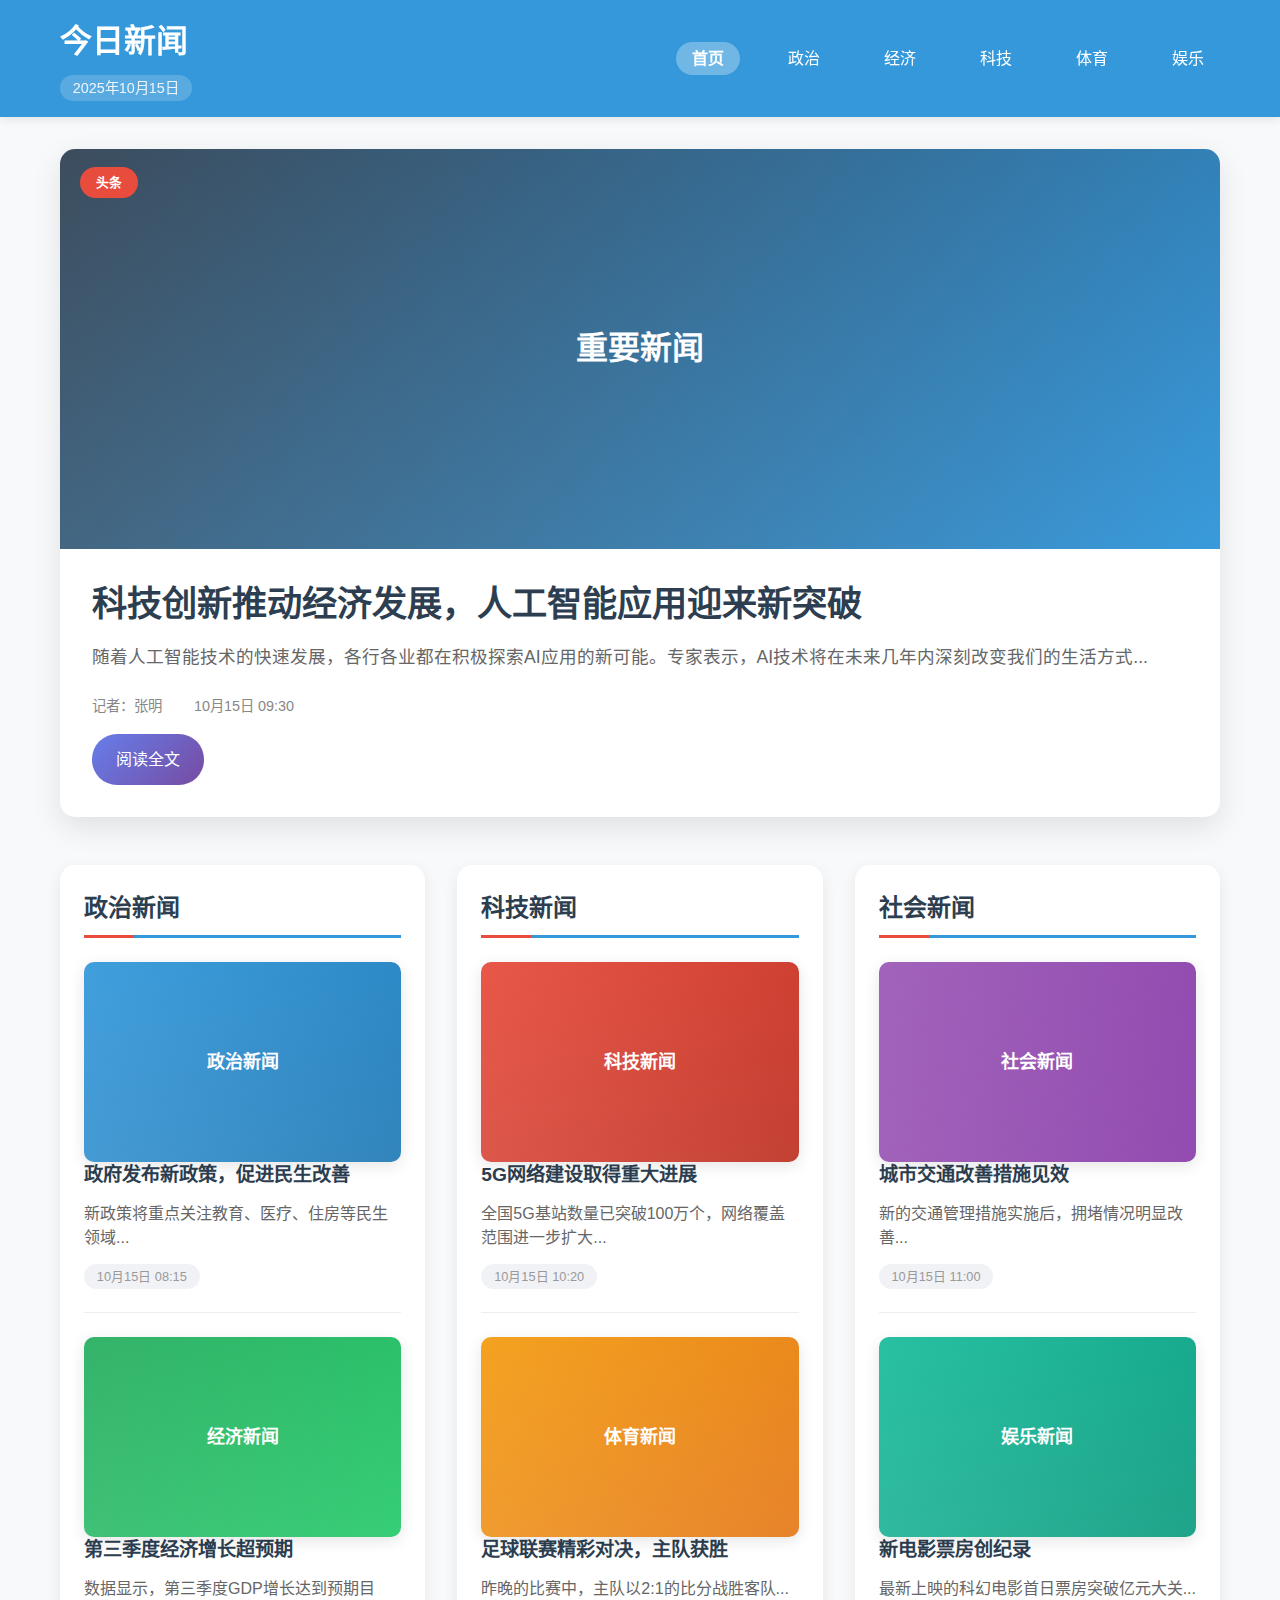
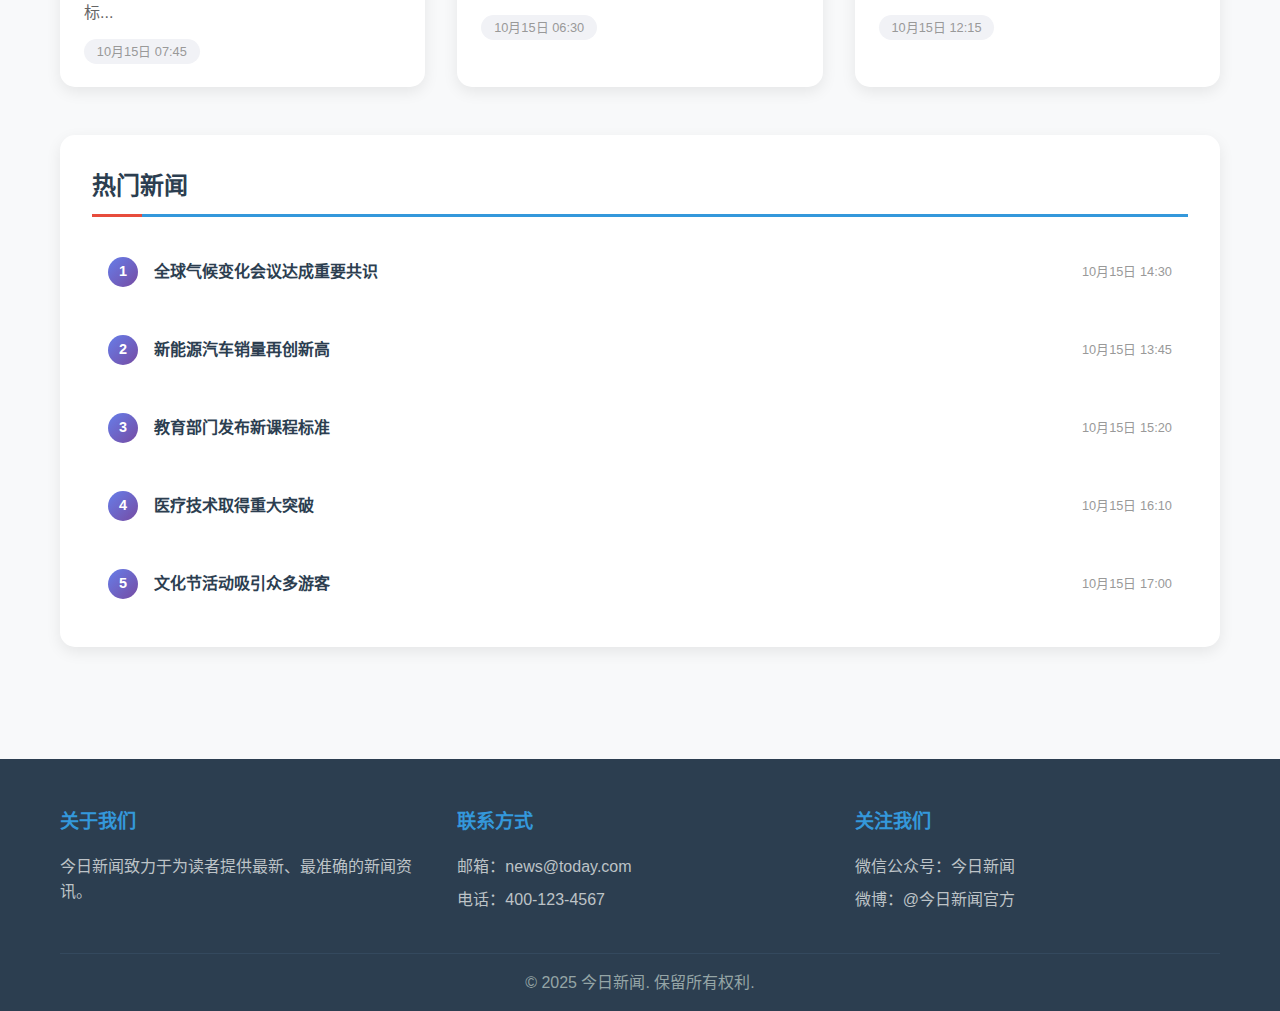
<file: html/index.html>
<!DOCTYPE html>
<html lang="zh-CN">
<head>
    <meta charset="UTF-8">
    <meta name="viewport" content="width=device-width, initial-scale=1.0">
    <title>今日新闻 - 最新资讯</title>
    <link rel="stylesheet" href="style.css">
</head>
<body>
    <header class="header">
        <div class="container">
            <div class="logo">
                <h1>今日新闻</h1>
                <span class="date">2025年10月15日</span>
            </div>
            <nav class="nav">
                <ul>
                    <li><a href="index.html" class="active">首页</a></li>
                    <li><a href="politics.html">政治</a></li>
                    <li><a href="economy.html">经济</a></li>
                    <li><a href="technology.html">科技</a></li>
                    <li><a href="sports.html">体育</a></li>
                    <li><a href="entertainment.html">娱乐</a></li>
                </ul>
            </nav>
        </div>
    </header>

    <main class="main">
        <div class="container">
            <!-- 头条新闻 -->
            <section class="featured-news">
                <article class="hero-article">
                    <div class="hero-image">
                        <div class="hero-image-bg" style="background: linear-gradient(135deg, #2c3e50, #3498db); display: flex; align-items: center; justify-content: center; color: white; font-size: 32px; font-weight: bold; height: 400px;">重要新闻</div>
                        <div class="hero-overlay">
                            <span class="category">头条</span>
                        </div>
                    </div>
                    <div class="hero-content">
                        <h2><a href="news-detail.html">科技创新推动经济发展，人工智能应用迎来新突破</a></h2>
                        <p class="excerpt">随着人工智能技术的快速发展，各行各业都在积极探索AI应用的新可能。专家表示，AI技术将在未来几年内深刻改变我们的生活方式...</p>
                        <div class="meta">
                            <span class="author">记者：张明</span>
                            <span class="time">10月15日 09:30</span>
                        </div>
                        <a href="news-detail.html" class="read-more">阅读全文</a>
                    </div>
                </article>
            </section>

            <!-- 新闻网格 -->
            <section class="news-grid">
                <div class="news-column">
                    <h3 class="section-title">政治新闻</h3>
                    <article class="news-item">
                        <div class="news-image-bg" style="background: linear-gradient(135deg, #3498db, #2980b9); display: flex; align-items: center; justify-content: center; color: white; font-size: 18px; font-weight: bold; height: 200px; border-radius: 10px;">政治新闻</div>
                        <div class="news-content">
                            <h4><a href="news-detail.html">政府发布新政策，促进民生改善</a></h4>
                            <p>新政策将重点关注教育、医疗、住房等民生领域...</p>
                            <span class="time">10月15日 08:15</span>
                        </div>
                    </article>
                    <article class="news-item">
                        <div class="news-image-bg" style="background: linear-gradient(135deg, #27ae60, #2ecc71); display: flex; align-items: center; justify-content: center; color: white; font-size: 18px; font-weight: bold; height: 200px; border-radius: 10px;">经济新闻</div>
                        <div class="news-content">
                            <h4><a href="news-detail.html">第三季度经济增长超预期</a></h4>
                            <p>数据显示，第三季度GDP增长达到预期目标...</p>
                            <span class="time">10月15日 07:45</span>
                        </div>
                    </article>
                </div>

                <div class="news-column">
                    <h3 class="section-title">科技新闻</h3>
                    <article class="news-item">
                        <div class="news-image-bg" style="background: linear-gradient(135deg, #e74c3c, #c0392b); display: flex; align-items: center; justify-content: center; color: white; font-size: 18px; font-weight: bold; height: 200px; border-radius: 10px;">科技新闻</div>
                        <div class="news-content">
                            <h4><a href="news-detail.html">5G网络建设取得重大进展</a></h4>
                            <p>全国5G基站数量已突破100万个，网络覆盖范围进一步扩大...</p>
                            <span class="time">10月15日 10:20</span>
                        </div>
                    </article>
                    <article class="news-item">
                        <div class="news-image-bg" style="background: linear-gradient(135deg, #f39c12, #e67e22); display: flex; align-items: center; justify-content: center; color: white; font-size: 18px; font-weight: bold; height: 200px; border-radius: 10px;">体育新闻</div>
                        <div class="news-content">
                            <h4><a href="news-detail.html">足球联赛精彩对决，主队获胜</a></h4>
                            <p>昨晚的比赛中，主队以2:1的比分战胜客队...</p>
                            <span class="time">10月15日 06:30</span>
                        </div>
                    </article>
                </div>

                <div class="news-column">
                    <h3 class="section-title">社会新闻</h3>
                    <article class="news-item">
                        <div class="news-image-bg" style="background: linear-gradient(135deg, #9b59b6, #8e44ad); display: flex; align-items: center; justify-content: center; color: white; font-size: 18px; font-weight: bold; height: 200px; border-radius: 10px;">社会新闻</div>
                        <div class="news-content">
                            <h4><a href="news-detail.html">城市交通改善措施见效</a></h4>
                            <p>新的交通管理措施实施后，拥堵情况明显改善...</p>
                            <span class="time">10月15日 11:00</span>
                        </div>
                    </article>
                    <article class="news-item">
                        <div class="news-image-bg" style="background: linear-gradient(135deg, #1abc9c, #16a085); display: flex; align-items: center; justify-content: center; color: white; font-size: 18px; font-weight: bold; height: 200px; border-radius: 10px;">娱乐新闻</div>
                        <div class="news-content">
                            <h4><a href="news-detail.html">新电影票房创纪录</a></h4>
                            <p>最新上映的科幻电影首日票房突破亿元大关...</p>
                            <span class="time">10月15日 12:15</span>
                        </div>
                    </article>
                </div>
            </section>

            <!-- 热门新闻 -->
            <section class="trending-news">
                <h3 class="section-title">热门新闻</h3>
                <div class="trending-list">
                    <div class="trending-item">
                        <span class="rank">1</span>
                        <h4><a href="news-detail.html">全球气候变化会议达成重要共识</a></h4>
                        <span class="time">10月15日 14:30</span>
                    </div>
                    <div class="trending-item">
                        <span class="rank">2</span>
                        <h4><a href="news-detail.html">新能源汽车销量再创新高</a></h4>
                        <span class="time">10月15日 13:45</span>
                    </div>
                    <div class="trending-item">
                        <span class="rank">3</span>
                        <h4><a href="news-detail.html">教育部门发布新课程标准</a></h4>
                        <span class="time">10月15日 15:20</span>
                    </div>
                    <div class="trending-item">
                        <span class="rank">4</span>
                        <h4><a href="news-detail.html">医疗技术取得重大突破</a></h4>
                        <span class="time">10月15日 16:10</span>
                    </div>
                    <div class="trending-item">
                        <span class="rank">5</span>
                        <h4><a href="news-detail.html">文化节活动吸引众多游客</a></h4>
                        <span class="time">10月15日 17:00</span>
                    </div>
                </div>
            </section>
        </div>
    </main>

    <footer class="footer">
        <div class="container">
            <div class="footer-content">
                <div class="footer-section">
                    <h4>关于我们</h4>
                    <p>今日新闻致力于为读者提供最新、最准确的新闻资讯。</p>
                </div>
                <div class="footer-section">
                    <h4>联系方式</h4>
                    <p>邮箱：news@today.com</p>
                    <p>电话：400-123-4567</p>
                </div>
                <div class="footer-section">
                    <h4>关注我们</h4>
                    <p>微信公众号：今日新闻</p>
                    <p>微博：@今日新闻官方</p>
                </div>
            </div>
            <div class="footer-bottom">
                <p>&copy; 2025 今日新闻. 保留所有权利.</p>
            </div>
        </div>
    </footer>
</body>
</html>
</file>
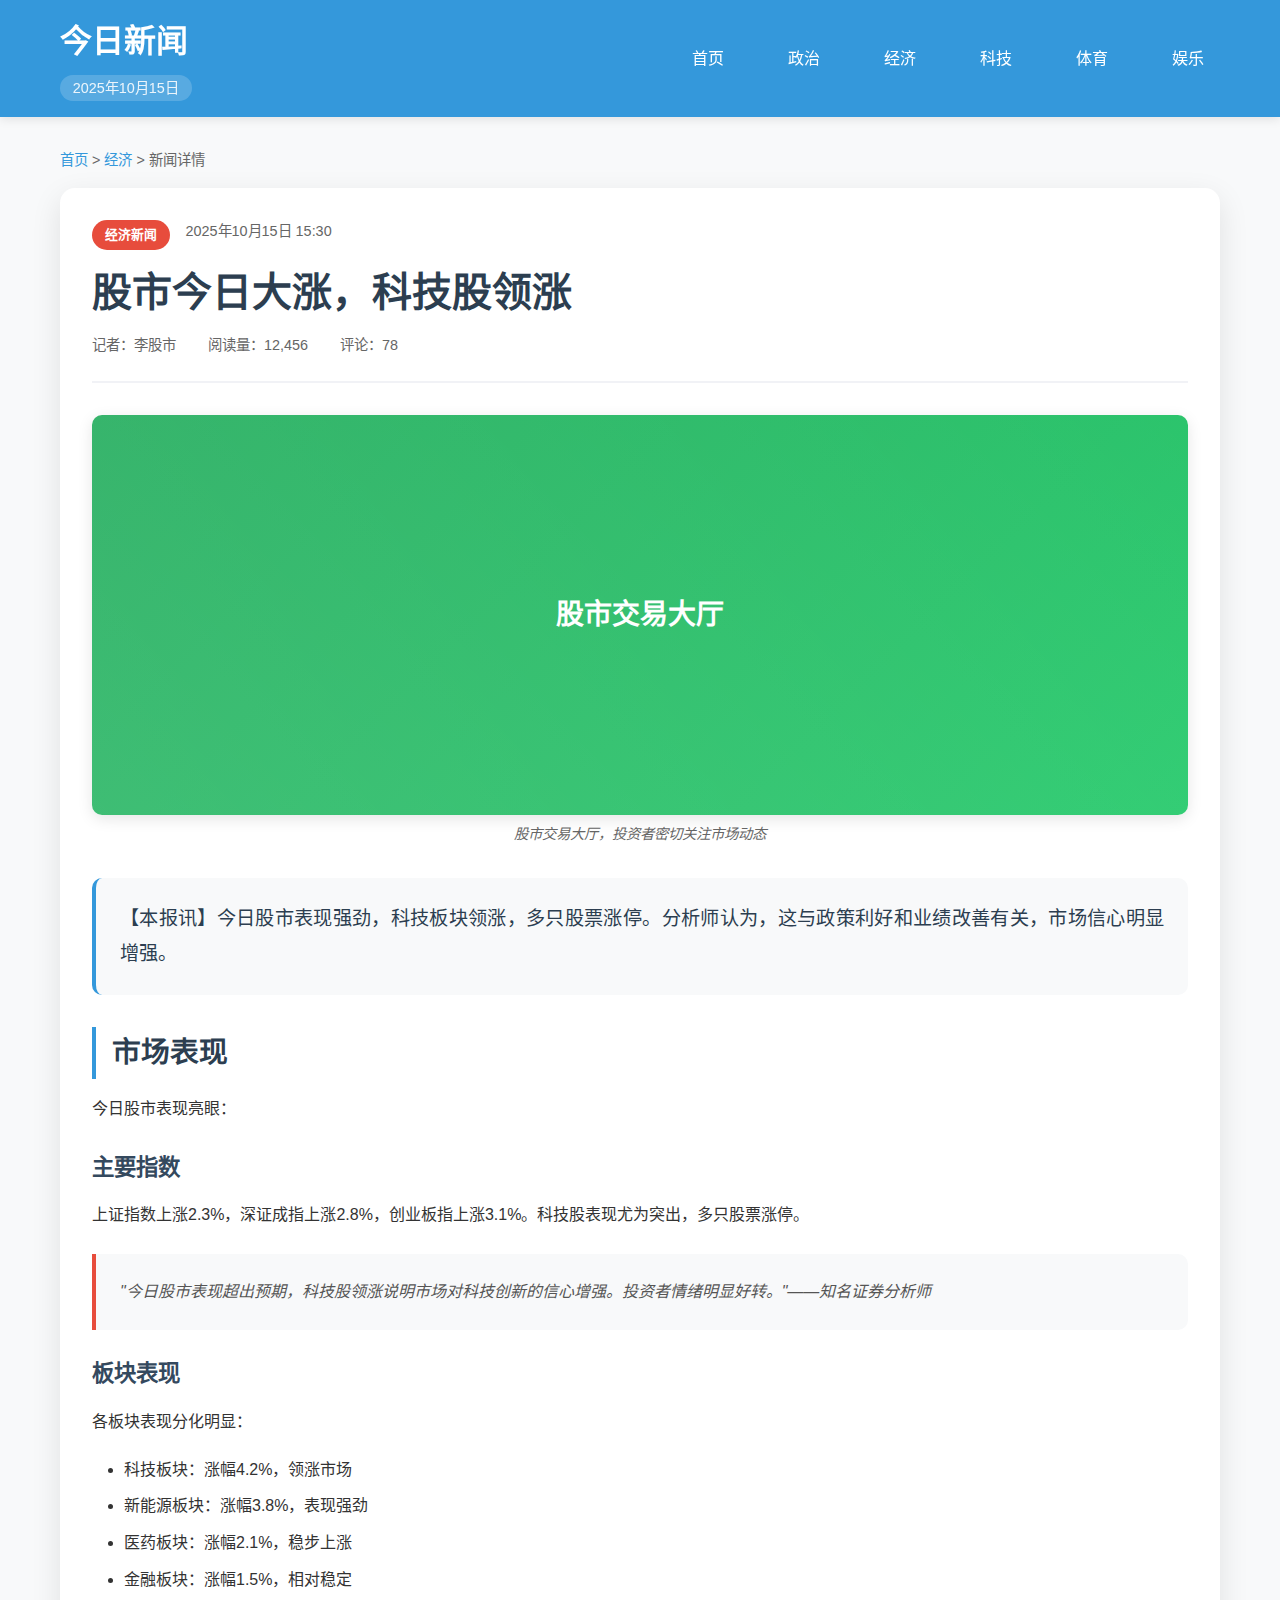
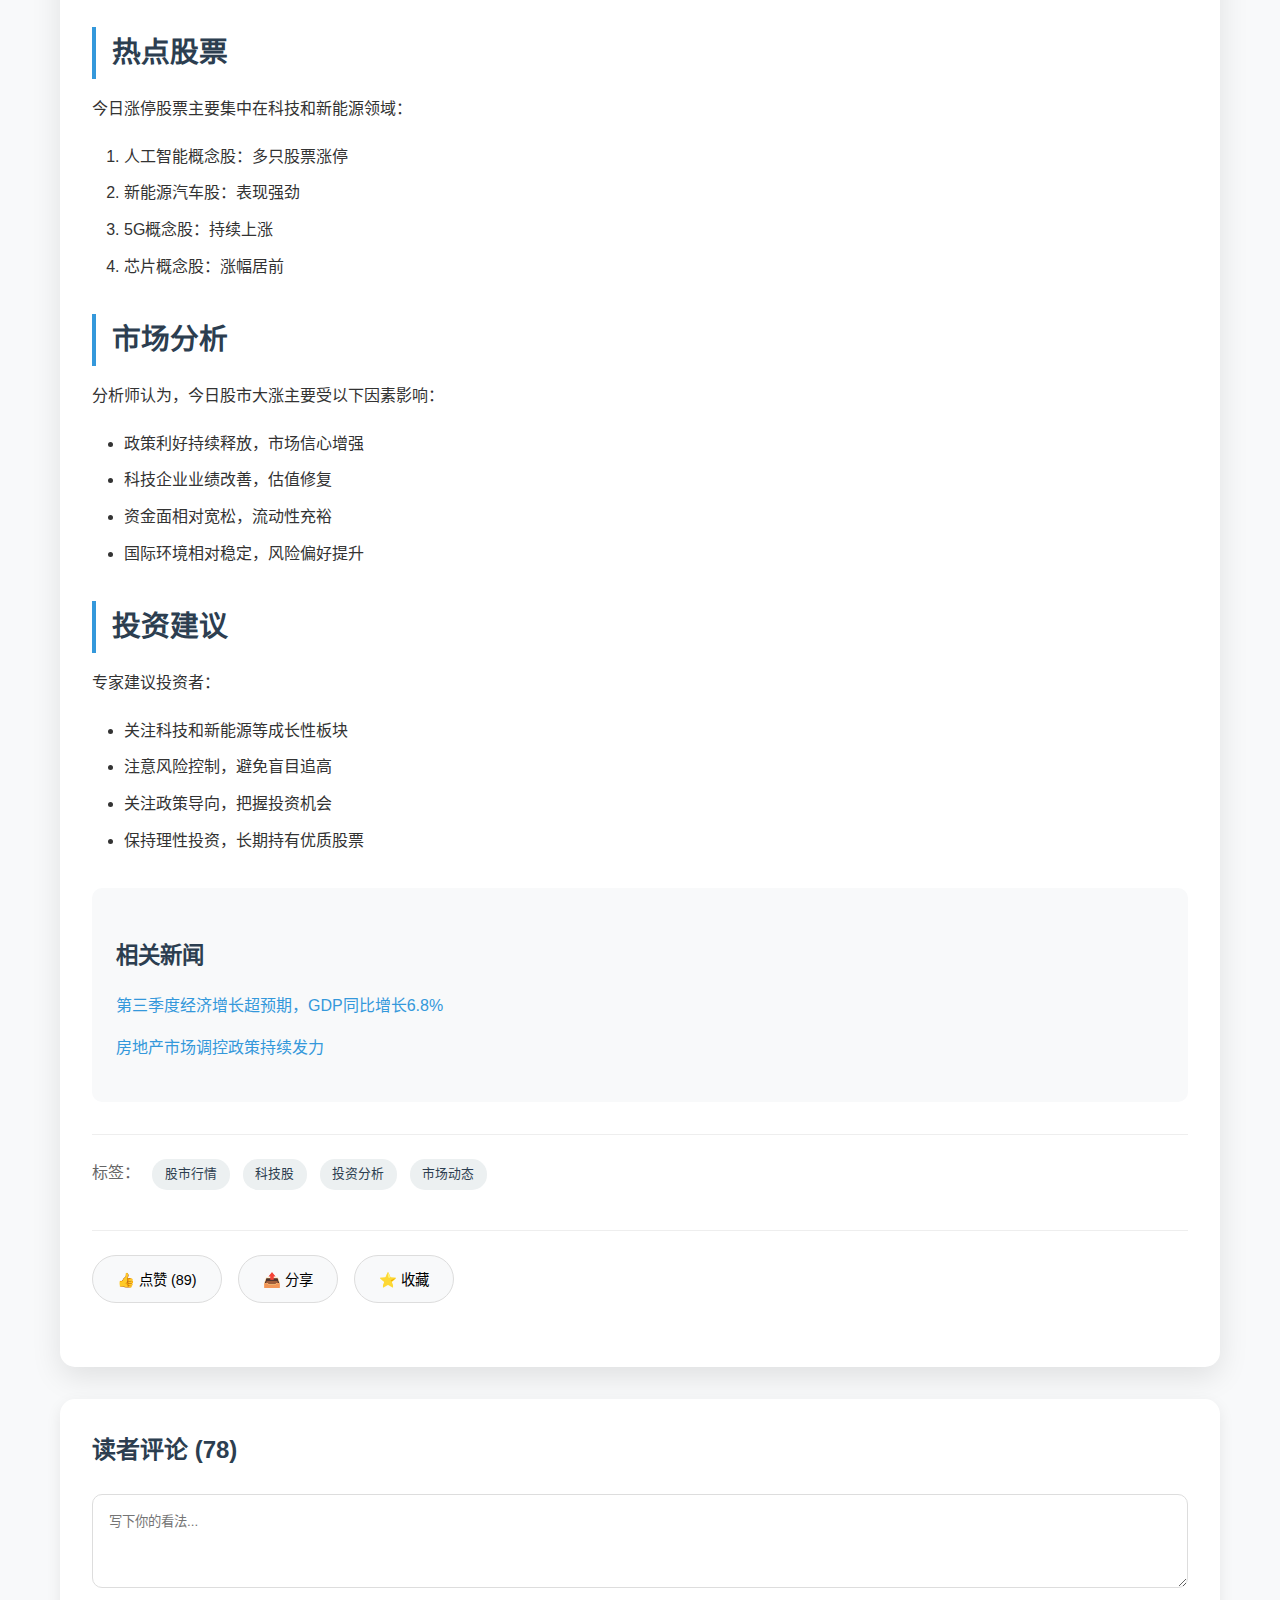
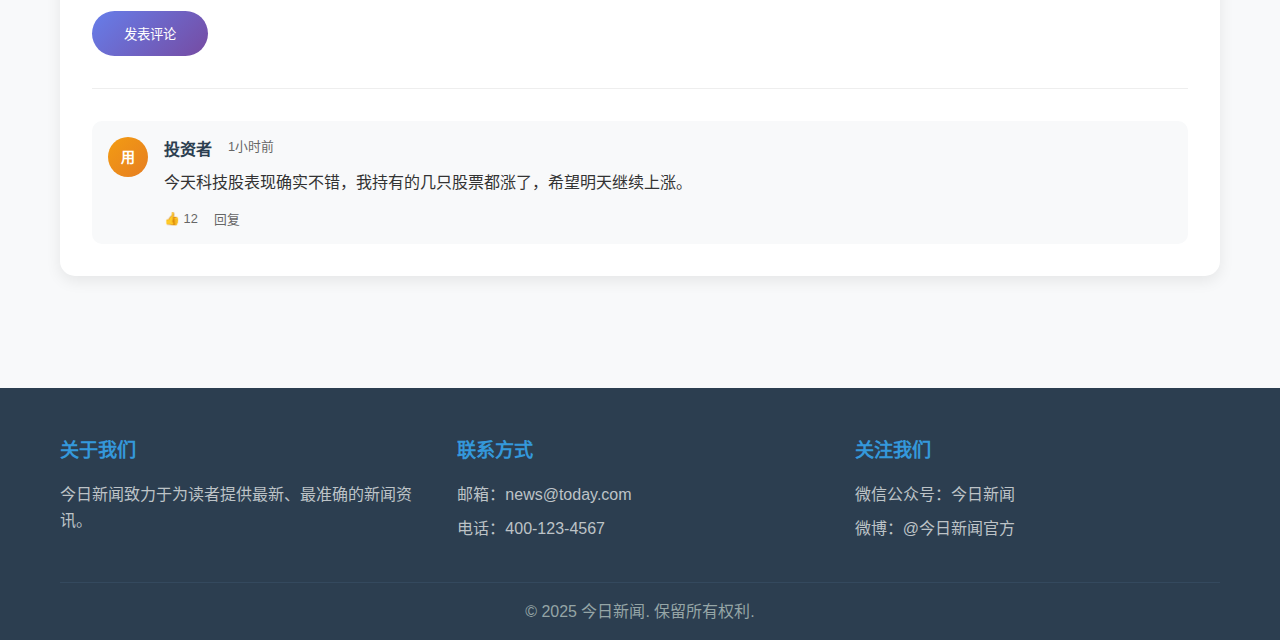
<file: html/economy-news1-detail.html>
<!DOCTYPE html>
<html lang="zh-CN">
<head>
    <meta charset="UTF-8">
    <meta name="viewport" content="width=device-width, initial-scale=1.0">
    <title>股市今日大涨，科技股领涨 - 今日新闻</title>
    <link rel="stylesheet" href="style.css">
</head>
<body>
    <header class="header">
        <div class="container">
            <div class="logo">
                <h1>今日新闻</h1>
                <span class="date">2025年10月15日</span>
            </div>
            <nav class="nav">
                <ul>
                    <li><a href="index.html">首页</a></li>
                    <li><a href="politics.html">政治</a></li>
                    <li><a href="economy.html">经济</a></li>
                    <li><a href="technology.html">科技</a></li>
                    <li><a href="sports.html">体育</a></li>
                    <li><a href="entertainment.html">娱乐</a></li>
                </ul>
            </nav>
        </div>
    </header>

    <main class="main">
        <div class="container">
            <div class="breadcrumb">
                <a href="index.html">首页</a> > <a href="economy.html">经济</a> > <span>新闻详情</span>
            </div>
            
            <article class="news-detail">
                <header class="article-header">
                    <div class="article-meta">
                        <span class="category">经济新闻</span>
                        <span class="publish-time">2025年10月15日 15:30</span>
                    </div>
                    <h1 class="article-title">股市今日大涨，科技股领涨</h1>
                    <div class="article-info">
                        <span class="author">记者：李股市</span>
                        <span class="views">阅读量：12,456</span>
                        <span class="comments">评论：78</span>
                    </div>
                </header>

                <div class="article-image">
                    <div class="article-image-bg" style="background: linear-gradient(135deg, #27ae60, #2ecc71); display: flex; align-items: center; justify-content: center; color: white; font-size: 28px; font-weight: bold; height: 400px; border-radius: 10px;">股市交易大厅</div>
                    <p class="image-caption">股市交易大厅，投资者密切关注市场动态</p>
                </div>

                <div class="article-content">
                    <p class="lead">【本报讯】今日股市表现强劲，科技板块领涨，多只股票涨停。分析师认为，这与政策利好和业绩改善有关，市场信心明显增强。</p>

                    <h2>市场表现</h2>
                    <p>今日股市表现亮眼：</p>
                    
                    <h3>主要指数</h3>
                    <p>上证指数上涨2.3%，深证成指上涨2.8%，创业板指上涨3.1%。科技股表现尤为突出，多只股票涨停。</p>
                    
                    <blockquote>
                        "今日股市表现超出预期，科技股领涨说明市场对科技创新的信心增强。投资者情绪明显好转。"——知名证券分析师
                    </blockquote>

                    <h3>板块表现</h3>
                    <p>各板块表现分化明显：</p>
                    <ul>
                        <li>科技板块：涨幅4.2%，领涨市场</li>
                        <li>新能源板块：涨幅3.8%，表现强劲</li>
                        <li>医药板块：涨幅2.1%，稳步上涨</li>
                        <li>金融板块：涨幅1.5%，相对稳定</li>
                    </ul>

                    <h2>热点股票</h2>
                    <p>今日涨停股票主要集中在科技和新能源领域：</p>
                    <ol>
                        <li>人工智能概念股：多只股票涨停</li>
                        <li>新能源汽车股：表现强劲</li>
                        <li>5G概念股：持续上涨</li>
                        <li>芯片概念股：涨幅居前</li>
                    </ol>

                    <h2>市场分析</h2>
                    <p>分析师认为，今日股市大涨主要受以下因素影响：</p>
                    <ul>
                        <li>政策利好持续释放，市场信心增强</li>
                        <li>科技企业业绩改善，估值修复</li>
                        <li>资金面相对宽松，流动性充裕</li>
                        <li>国际环境相对稳定，风险偏好提升</li>
                    </ul>

                    <h2>投资建议</h2>
                    <p>专家建议投资者：</p>
                    <ul>
                        <li>关注科技和新能源等成长性板块</li>
                        <li>注意风险控制，避免盲目追高</li>
                        <li>关注政策导向，把握投资机会</li>
                        <li>保持理性投资，长期持有优质股票</li>
                    </ul>

                    <div class="related-news">
                        <h3>相关新闻</h3>
                        <ul>
                            <li><a href="economy-detail.html">第三季度经济增长超预期，GDP同比增长6.8%</a></li>
                            <li><a href="economy-detail.html">房地产市场调控政策持续发力</a></li>
                        </ul>
                    </div>
                </div>

                <div class="article-tags">
                    <span class="tag-label">标签：</span>
                    <a href="#" class="tag">股市行情</a>
                    <a href="#" class="tag">科技股</a>
                    <a href="#" class="tag">投资分析</a>
                    <a href="#" class="tag">市场动态</a>
                </div>

                <div class="article-actions">
                    <button class="action-btn like-btn">👍 点赞 (89)</button>
                    <button class="action-btn share-btn">📤 分享</button>
                    <button class="action-btn collect-btn">⭐ 收藏</button>
                </div>
            </article>

            <!-- 评论区 -->
            <section class="comments-section">
                <h3>读者评论 (78)</h3>
                <div class="comment-form">
                    <textarea placeholder="写下你的看法..." rows="4"></textarea>
                    <button class="submit-comment">发表评论</button>
                </div>
                
                <div class="comments-list">
                    <div class="comment">
                        <div class="comment-avatar">
                            <div class="comment-avatar-bg" style="background: linear-gradient(135deg, #f39c12, #e67e22); width: 40px; height: 40px; border-radius: 50%; display: flex; align-items: center; justify-content: center; color: white; font-size: 14px; font-weight: bold;">用</div>
                        </div>
                        <div class="comment-content">
                            <div class="comment-header">
                                <span class="comment-author">投资者</span>
                                <span class="comment-time">1小时前</span>
                            </div>
                            <p class="comment-text">今天科技股表现确实不错，我持有的几只股票都涨了，希望明天继续上涨。</p>
                            <div class="comment-actions">
                                <button class="comment-like">👍 12</button>
                                <button class="comment-reply">回复</button>
                            </div>
                        </div>
                    </div>
                </div>
            </section>
        </div>
    </main>

    <footer class="footer">
        <div class="container">
            <div class="footer-content">
                <div class="footer-section">
                    <h4>关于我们</h4>
                    <p>今日新闻致力于为读者提供最新、最准确的新闻资讯。</p>
                </div>
                <div class="footer-section">
                    <h4>联系方式</h4>
                    <p>邮箱：news@today.com</p>
                    <p>电话：400-123-4567</p>
                </div>
                <div class="footer-section">
                    <h4>关注我们</h4>
                    <p>微信公众号：今日新闻</p>
                    <p>微博：@今日新闻官方</p>
                </div>
            </div>
            <div class="footer-bottom">
                <p>&copy; 2025 今日新闻. 保留所有权利.</p>
            </div>
        </div>
    </footer>
</body>
</html>
</file>
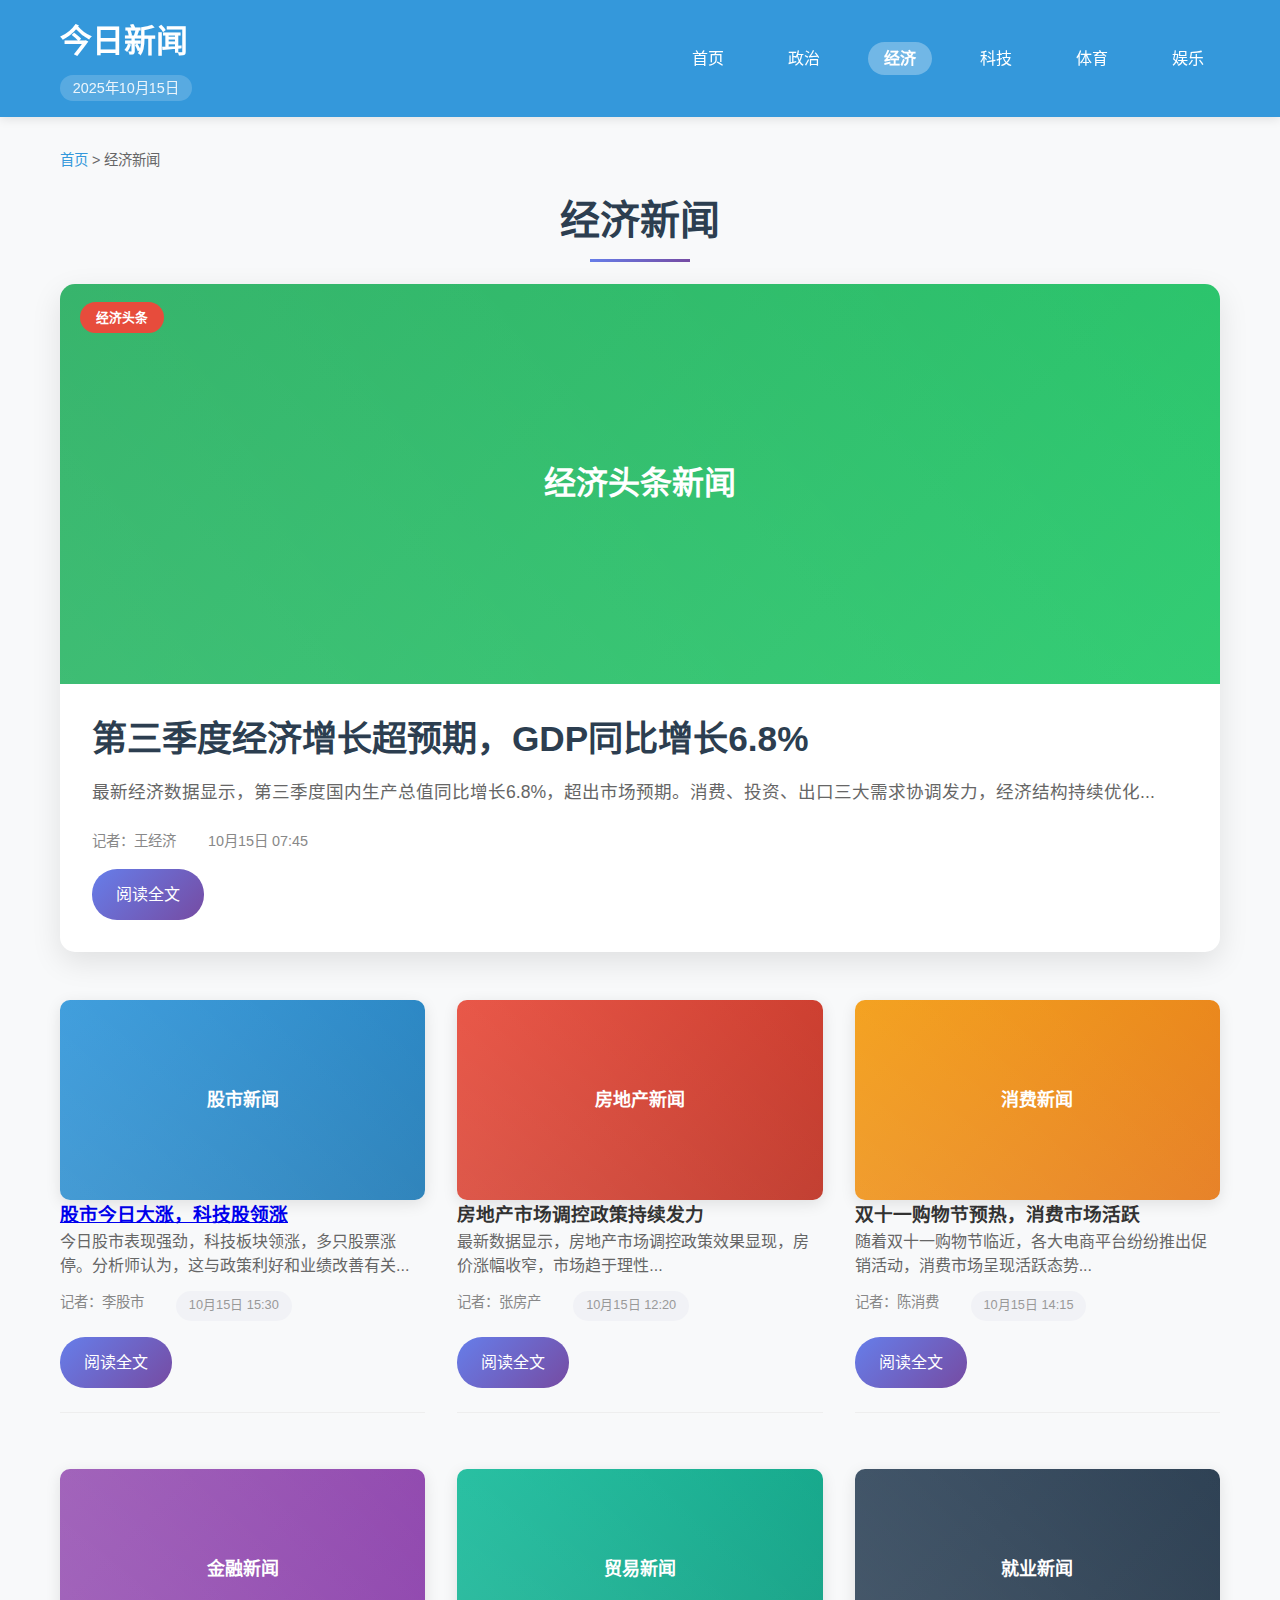
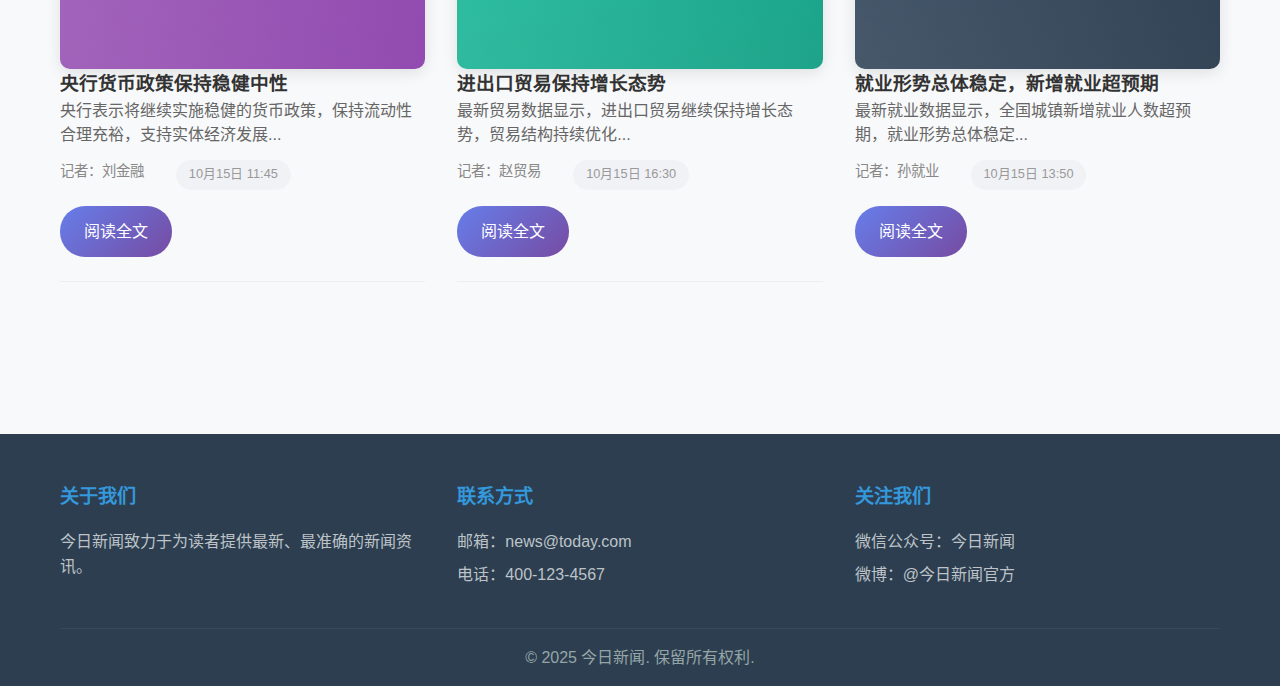
<file: html/economy.html>
<!DOCTYPE html>
<html lang="zh-CN">
<head>
    <meta charset="UTF-8">
    <meta name="viewport" content="width=device-width, initial-scale=1.0">
    <title>经济新闻 - 今日新闻</title>
    <link rel="stylesheet" href="style.css">
</head>
<body>
    <header class="header">
        <div class="container">
            <div class="logo">
                <h1>今日新闻</h1>
                <span class="date">2025年10月15日</span>
            </div>
            <nav class="nav">
                <ul>
                    <li><a href="index.html">首页</a></li>
                    <li><a href="politics.html">政治</a></li>
                    <li><a href="economy.html" class="active">经济</a></li>
                    <li><a href="technology.html">科技</a></li>
                    <li><a href="sports.html">体育</a></li>
                    <li><a href="entertainment.html">娱乐</a></li>
                </ul>
            </nav>
        </div>
    </header>

    <main class="main">
        <div class="container">
            <div class="breadcrumb">
                <a href="index.html">首页</a> > <span>经济新闻</span>
            </div>
            
            <h2 class="page-title">经济新闻</h2>
            
            <!-- 头条经济新闻 -->
            <section class="featured-news">
                <article class="hero-article">
                    <div class="hero-image">
                        <div class="hero-image-bg" style="background: linear-gradient(135deg, #27ae60, #2ecc71); display: flex; align-items: center; justify-content: center; color: white; font-size: 32px; font-weight: bold; height: 400px;">经济头条新闻</div>
                        <div class="hero-overlay">
                            <span class="category">经济头条</span>
                        </div>
                    </div>
                    <div class="hero-content">
                        <h2>第三季度经济增长超预期，GDP同比增长6.8%</h2>
                        <p class="excerpt">最新经济数据显示，第三季度国内生产总值同比增长6.8%，超出市场预期。消费、投资、出口三大需求协调发力，经济结构持续优化...</p>
                        <div class="meta">
                            <span class="author">记者：王经济</span>
                            <span class="time">10月15日 07:45</span>
                        </div>
                        <a href="economy-detail.html" class="read-more">阅读全文</a>
                    </div>
                </article>
            </section>

            <!-- 经济新闻列表 -->
            <section class="news-list">
                <div class="news-grid">
                    <article class="news-item">
                        <div class="news-image-bg" style="background: linear-gradient(135deg, #3498db, #2980b9); display: flex; align-items: center; justify-content: center; color: white; font-size: 18px; font-weight: bold; height: 200px; border-radius: 10px;">股市新闻</div>
                        <div class="news-content">
                            <h3><a href="economy-news1-detail.html">股市今日大涨，科技股领涨</a></h3>
                            <p>今日股市表现强劲，科技板块领涨，多只股票涨停。分析师认为，这与政策利好和业绩改善有关...</p>
                            <div class="meta">
                                <span class="author">记者：李股市</span>
                                <span class="time">10月15日 15:30</span>
                            </div>
                            <a href="economy-news1-detail.html" class="read-more">阅读全文</a>
                        </div>
                    </article>

                    <article class="news-item">
                        <div class="news-image-bg" style="background: linear-gradient(135deg, #e74c3c, #c0392b); display: flex; align-items: center; justify-content: center; color: white; font-size: 18px; font-weight: bold; height: 200px; border-radius: 10px;">房地产新闻</div>
                        <div class="news-content">
                            <h3>房地产市场调控政策持续发力</h3>
                            <p>最新数据显示，房地产市场调控政策效果显现，房价涨幅收窄，市场趋于理性...</p>
                            <div class="meta">
                                <span class="author">记者：张房产</span>
                                <span class="time">10月15日 12:20</span>
                            </div>
                            <a href="economy-detail.html" class="read-more">阅读全文</a>
                        </div>
                    </article>

                    <article class="news-item">
                        <div class="news-image-bg" style="background: linear-gradient(135deg, #f39c12, #e67e22); display: flex; align-items: center; justify-content: center; color: white; font-size: 18px; font-weight: bold; height: 200px; border-radius: 10px;">消费新闻</div>
                        <div class="news-content">
                            <h3>双十一购物节预热，消费市场活跃</h3>
                            <p>随着双十一购物节临近，各大电商平台纷纷推出促销活动，消费市场呈现活跃态势...</p>
                            <div class="meta">
                                <span class="author">记者：陈消费</span>
                                <span class="time">10月15日 14:15</span>
                            </div>
                            <a href="economy-detail.html" class="read-more">阅读全文</a>
                        </div>
                    </article>

                    <article class="news-item">
                        <div class="news-image-bg" style="background: linear-gradient(135deg, #9b59b6, #8e44ad); display: flex; align-items: center; justify-content: center; color: white; font-size: 18px; font-weight: bold; height: 200px; border-radius: 10px;">金融新闻</div>
                        <div class="news-content">
                            <h3>央行货币政策保持稳健中性</h3>
                            <p>央行表示将继续实施稳健的货币政策，保持流动性合理充裕，支持实体经济发展...</p>
                            <div class="meta">
                                <span class="author">记者：刘金融</span>
                                <span class="time">10月15日 11:45</span>
                            </div>
                            <a href="economy-detail.html" class="read-more">阅读全文</a>
                        </div>
                    </article>

                    <article class="news-item">
                        <div class="news-image-bg" style="background: linear-gradient(135deg, #1abc9c, #16a085); display: flex; align-items: center; justify-content: center; color: white; font-size: 18px; font-weight: bold; height: 200px; border-radius: 10px;">贸易新闻</div>
                        <div class="news-content">
                            <h3>进出口贸易保持增长态势</h3>
                            <p>最新贸易数据显示，进出口贸易继续保持增长态势，贸易结构持续优化...</p>
                            <div class="meta">
                                <span class="author">记者：赵贸易</span>
                                <span class="time">10月15日 16:30</span>
                            </div>
                            <a href="economy-detail.html" class="read-more">阅读全文</a>
                        </div>
                    </article>

                    <article class="news-item">
                        <div class="news-image-bg" style="background: linear-gradient(135deg, #34495e, #2c3e50); display: flex; align-items: center; justify-content: center; color: white; font-size: 18px; font-weight: bold; height: 200px; border-radius: 10px;">就业新闻</div>
                        <div class="news-content">
                            <h3>就业形势总体稳定，新增就业超预期</h3>
                            <p>最新就业数据显示，全国城镇新增就业人数超预期，就业形势总体稳定...</p>
                            <div class="meta">
                                <span class="author">记者：孙就业</span>
                                <span class="time">10月15日 13:50</span>
                            </div>
                            <a href="economy-detail.html" class="read-more">阅读全文</a>
                        </div>
                    </article>
                </div>
            </section>
        </div>
    </main>

    <footer class="footer">
        <div class="container">
            <div class="footer-content">
                <div class="footer-section">
                    <h4>关于我们</h4>
                    <p>今日新闻致力于为读者提供最新、最准确的新闻资讯。</p>
                </div>
                <div class="footer-section">
                    <h4>联系方式</h4>
                    <p>邮箱：news@today.com</p>
                    <p>电话：400-123-4567</p>
                </div>
                <div class="footer-section">
                    <h4>关注我们</h4>
                    <p>微信公众号：今日新闻</p>
                    <p>微博：@今日新闻官方</p>
                </div>
            </div>
            <div class="footer-bottom">
                <p>&copy; 2025 今日新闻. 保留所有权利.</p>
            </div>
        </div>
    </footer>
</body>
</html>
</file>
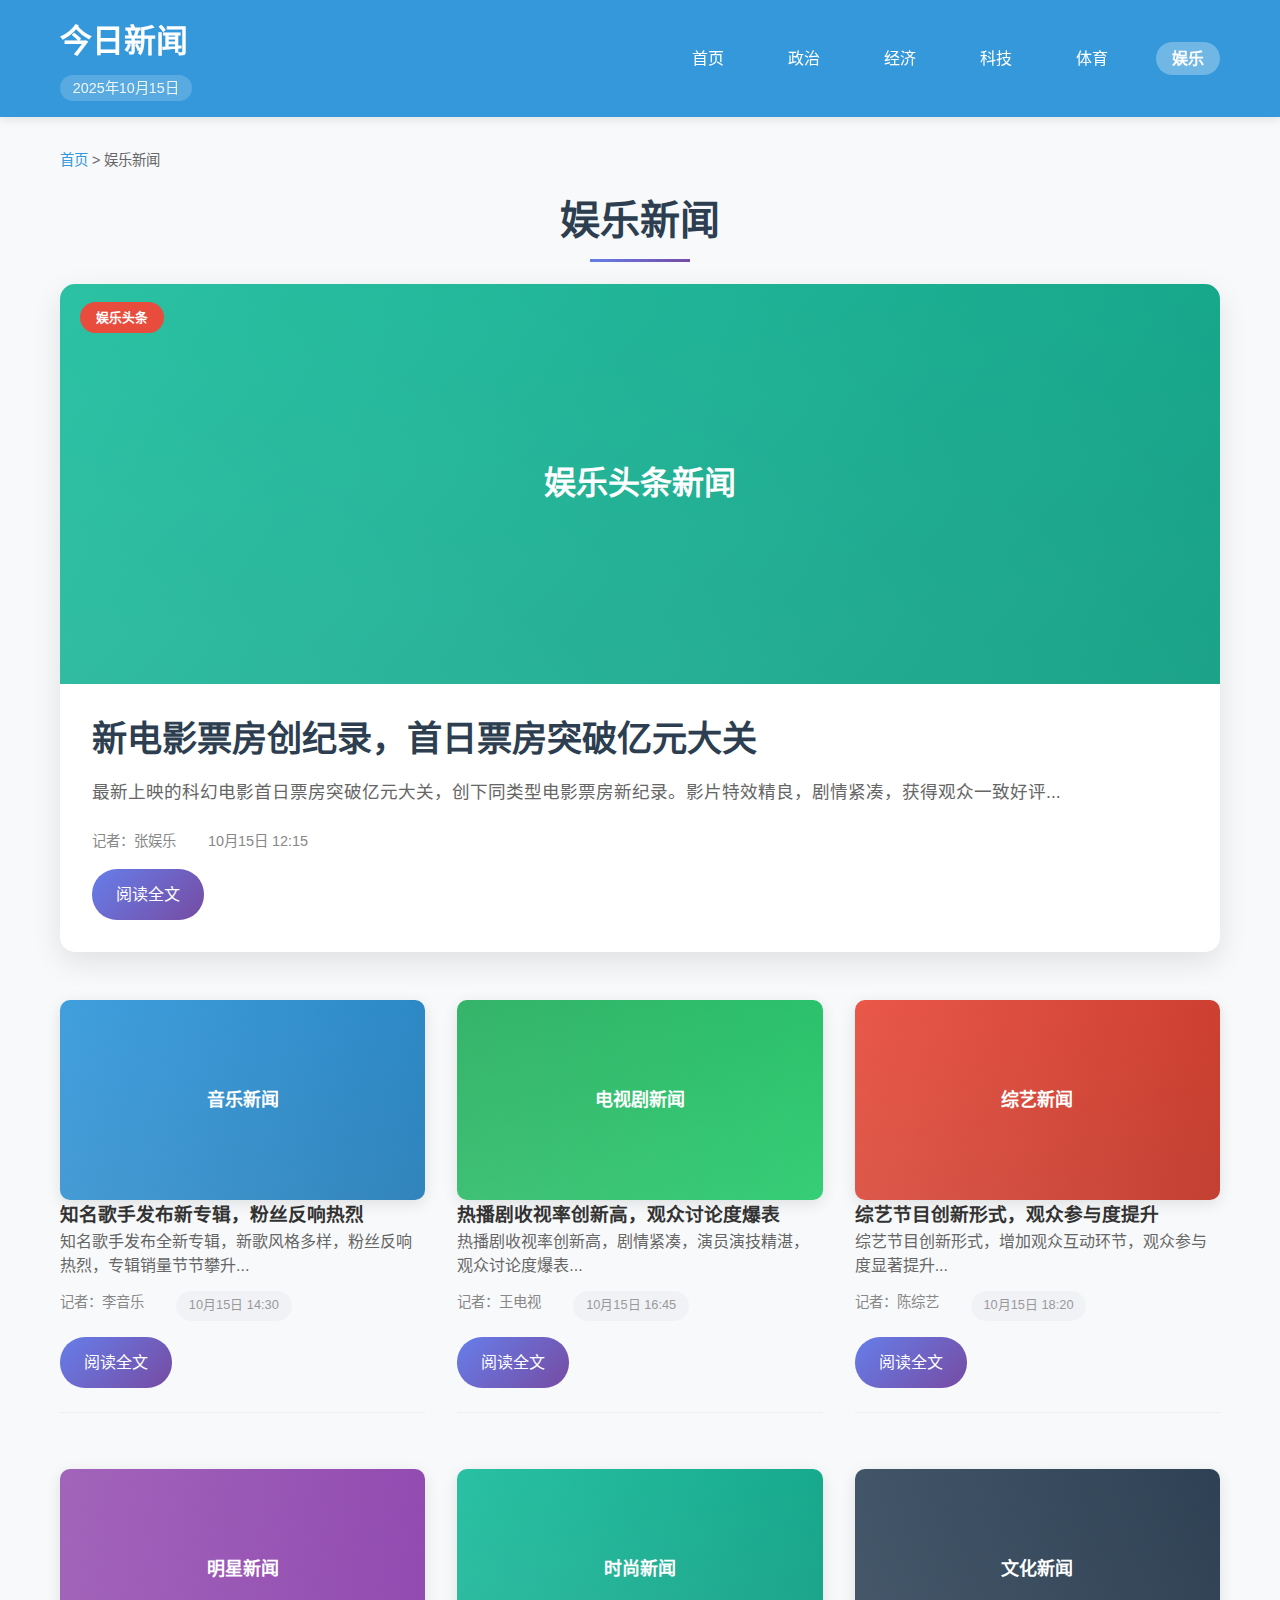
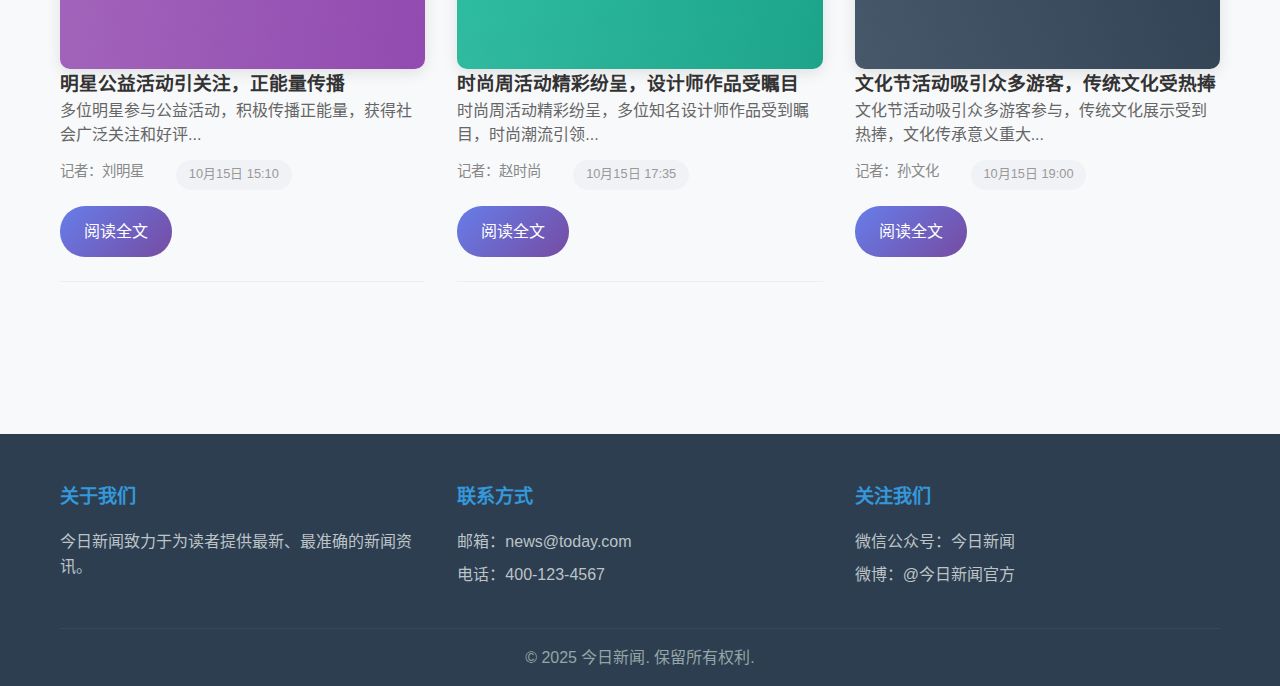
<file: html/entertainment.html>
<!DOCTYPE html>
<html lang="zh-CN">
<head>
    <meta charset="UTF-8">
    <meta name="viewport" content="width=device-width, initial-scale=1.0">
    <title>娱乐新闻 - 今日新闻</title>
    <link rel="stylesheet" href="style.css">
</head>
<body>
    <header class="header">
        <div class="container">
            <div class="logo">
                <h1>今日新闻</h1>
                <span class="date">2025年10月15日</span>
            </div>
            <nav class="nav">
                <ul>
                    <li><a href="index.html">首页</a></li>
                    <li><a href="politics.html">政治</a></li>
                    <li><a href="economy.html">经济</a></li>
                    <li><a href="technology.html">科技</a></li>
                    <li><a href="sports.html">体育</a></li>
                    <li><a href="entertainment.html" class="active">娱乐</a></li>
                </ul>
            </nav>
        </div>
    </header>

    <main class="main">
        <div class="container">
            <div class="breadcrumb">
                <a href="index.html">首页</a> > <span>娱乐新闻</span>
            </div>
            
            <h2 class="page-title">娱乐新闻</h2>
            
            <!-- 头条娱乐新闻 -->
            <section class="featured-news">
                <article class="hero-article">
                    <div class="hero-image">
                        <div class="hero-image-bg" style="background: linear-gradient(135deg, #1abc9c, #16a085); display: flex; align-items: center; justify-content: center; color: white; font-size: 32px; font-weight: bold; height: 400px;">娱乐头条新闻</div>
                        <div class="hero-overlay">
                            <span class="category">娱乐头条</span>
                        </div>
                    </div>
                    <div class="hero-content">
                        <h2>新电影票房创纪录，首日票房突破亿元大关</h2>
                        <p class="excerpt">最新上映的科幻电影首日票房突破亿元大关，创下同类型电影票房新纪录。影片特效精良，剧情紧凑，获得观众一致好评...</p>
                        <div class="meta">
                            <span class="author">记者：张娱乐</span>
                            <span class="time">10月15日 12:15</span>
                        </div>
                        <a href="entertainment-detail.html" class="read-more">阅读全文</a>
                    </div>
                </article>
            </section>

            <!-- 娱乐新闻列表 -->
            <section class="news-list">
                <div class="news-grid">
                    <article class="news-item">
                        <div class="news-image-bg" style="background: linear-gradient(135deg, #3498db, #2980b9); display: flex; align-items: center; justify-content: center; color: white; font-size: 18px; font-weight: bold; height: 200px; border-radius: 10px;">音乐新闻</div>
                        <div class="news-content">
                            <h3>知名歌手发布新专辑，粉丝反响热烈</h3>
                            <p>知名歌手发布全新专辑，新歌风格多样，粉丝反响热烈，专辑销量节节攀升...</p>
                            <div class="meta">
                                <span class="author">记者：李音乐</span>
                                <span class="time">10月15日 14:30</span>
                            </div>
                            <a href="entertainment-detail.html" class="read-more">阅读全文</a>
                        </div>
                    </article>

                    <article class="news-item">
                        <div class="news-image-bg" style="background: linear-gradient(135deg, #27ae60, #2ecc71); display: flex; align-items: center; justify-content: center; color: white; font-size: 18px; font-weight: bold; height: 200px; border-radius: 10px;">电视剧新闻</div>
                        <div class="news-content">
                            <h3>热播剧收视率创新高，观众讨论度爆表</h3>
                            <p>热播剧收视率创新高，剧情紧凑，演员演技精湛，观众讨论度爆表...</p>
                            <div class="meta">
                                <span class="author">记者：王电视</span>
                                <span class="time">10月15日 16:45</span>
                            </div>
                            <a href="entertainment-detail.html" class="read-more">阅读全文</a>
                        </div>
                    </article>

                    <article class="news-item">
                        <div class="news-image-bg" style="background: linear-gradient(135deg, #e74c3c, #c0392b); display: flex; align-items: center; justify-content: center; color: white; font-size: 18px; font-weight: bold; height: 200px; border-radius: 10px;">综艺新闻</div>
                        <div class="news-content">
                            <h3>综艺节目创新形式，观众参与度提升</h3>
                            <p>综艺节目创新形式，增加观众互动环节，观众参与度显著提升...</p>
                            <div class="meta">
                                <span class="author">记者：陈综艺</span>
                                <span class="time">10月15日 18:20</span>
                            </div>
                            <a href="entertainment-detail.html" class="read-more">阅读全文</a>
                        </div>
                    </article>

                    <article class="news-item">
                        <div class="news-image-bg" style="background: linear-gradient(135deg, #9b59b6, #8e44ad); display: flex; align-items: center; justify-content: center; color: white; font-size: 18px; font-weight: bold; height: 200px; border-radius: 10px;">明星新闻</div>
                        <div class="news-content">
                            <h3>明星公益活动引关注，正能量传播</h3>
                            <p>多位明星参与公益活动，积极传播正能量，获得社会广泛关注和好评...</p>
                            <div class="meta">
                                <span class="author">记者：刘明星</span>
                                <span class="time">10月15日 15:10</span>
                            </div>
                            <a href="entertainment-detail.html" class="read-more">阅读全文</a>
                        </div>
                    </article>

                    <article class="news-item">
                        <div class="news-image-bg" style="background: linear-gradient(135deg, #1abc9c, #16a085); display: flex; align-items: center; justify-content: center; color: white; font-size: 18px; font-weight: bold; height: 200px; border-radius: 10px;">时尚新闻</div>
                        <div class="news-content">
                            <h3>时尚周活动精彩纷呈，设计师作品受瞩目</h3>
                            <p>时尚周活动精彩纷呈，多位知名设计师作品受到瞩目，时尚潮流引领...</p>
                            <div class="meta">
                                <span class="author">记者：赵时尚</span>
                                <span class="time">10月15日 17:35</span>
                            </div>
                            <a href="entertainment-detail.html" class="read-more">阅读全文</a>
                        </div>
                    </article>

                    <article class="news-item">
                        <div class="news-image-bg" style="background: linear-gradient(135deg, #34495e, #2c3e50); display: flex; align-items: center; justify-content: center; color: white; font-size: 18px; font-weight: bold; height: 200px; border-radius: 10px;">文化新闻</div>
                        <div class="news-content">
                            <h3>文化节活动吸引众多游客，传统文化受热捧</h3>
                            <p>文化节活动吸引众多游客参与，传统文化展示受到热捧，文化传承意义重大...</p>
                            <div class="meta">
                                <span class="author">记者：孙文化</span>
                                <span class="time">10月15日 19:00</span>
                            </div>
                            <a href="entertainment-detail.html" class="read-more">阅读全文</a>
                        </div>
                    </article>
                </div>
            </section>
        </div>
    </main>

    <footer class="footer">
        <div class="container">
            <div class="footer-content">
                <div class="footer-section">
                    <h4>关于我们</h4>
                    <p>今日新闻致力于为读者提供最新、最准确的新闻资讯。</p>
                </div>
                <div class="footer-section">
                    <h4>联系方式</h4>
                    <p>邮箱：news@today.com</p>
                    <p>电话：400-123-4567</p>
                </div>
                <div class="footer-section">
                    <h4>关注我们</h4>
                    <p>微信公众号：今日新闻</p>
                    <p>微博：@今日新闻官方</p>
                </div>
            </div>
            <div class="footer-bottom">
                <p>&copy; 2025 今日新闻. 保留所有权利.</p>
            </div>
        </div>
    </footer>
</body>
</html>
</file>
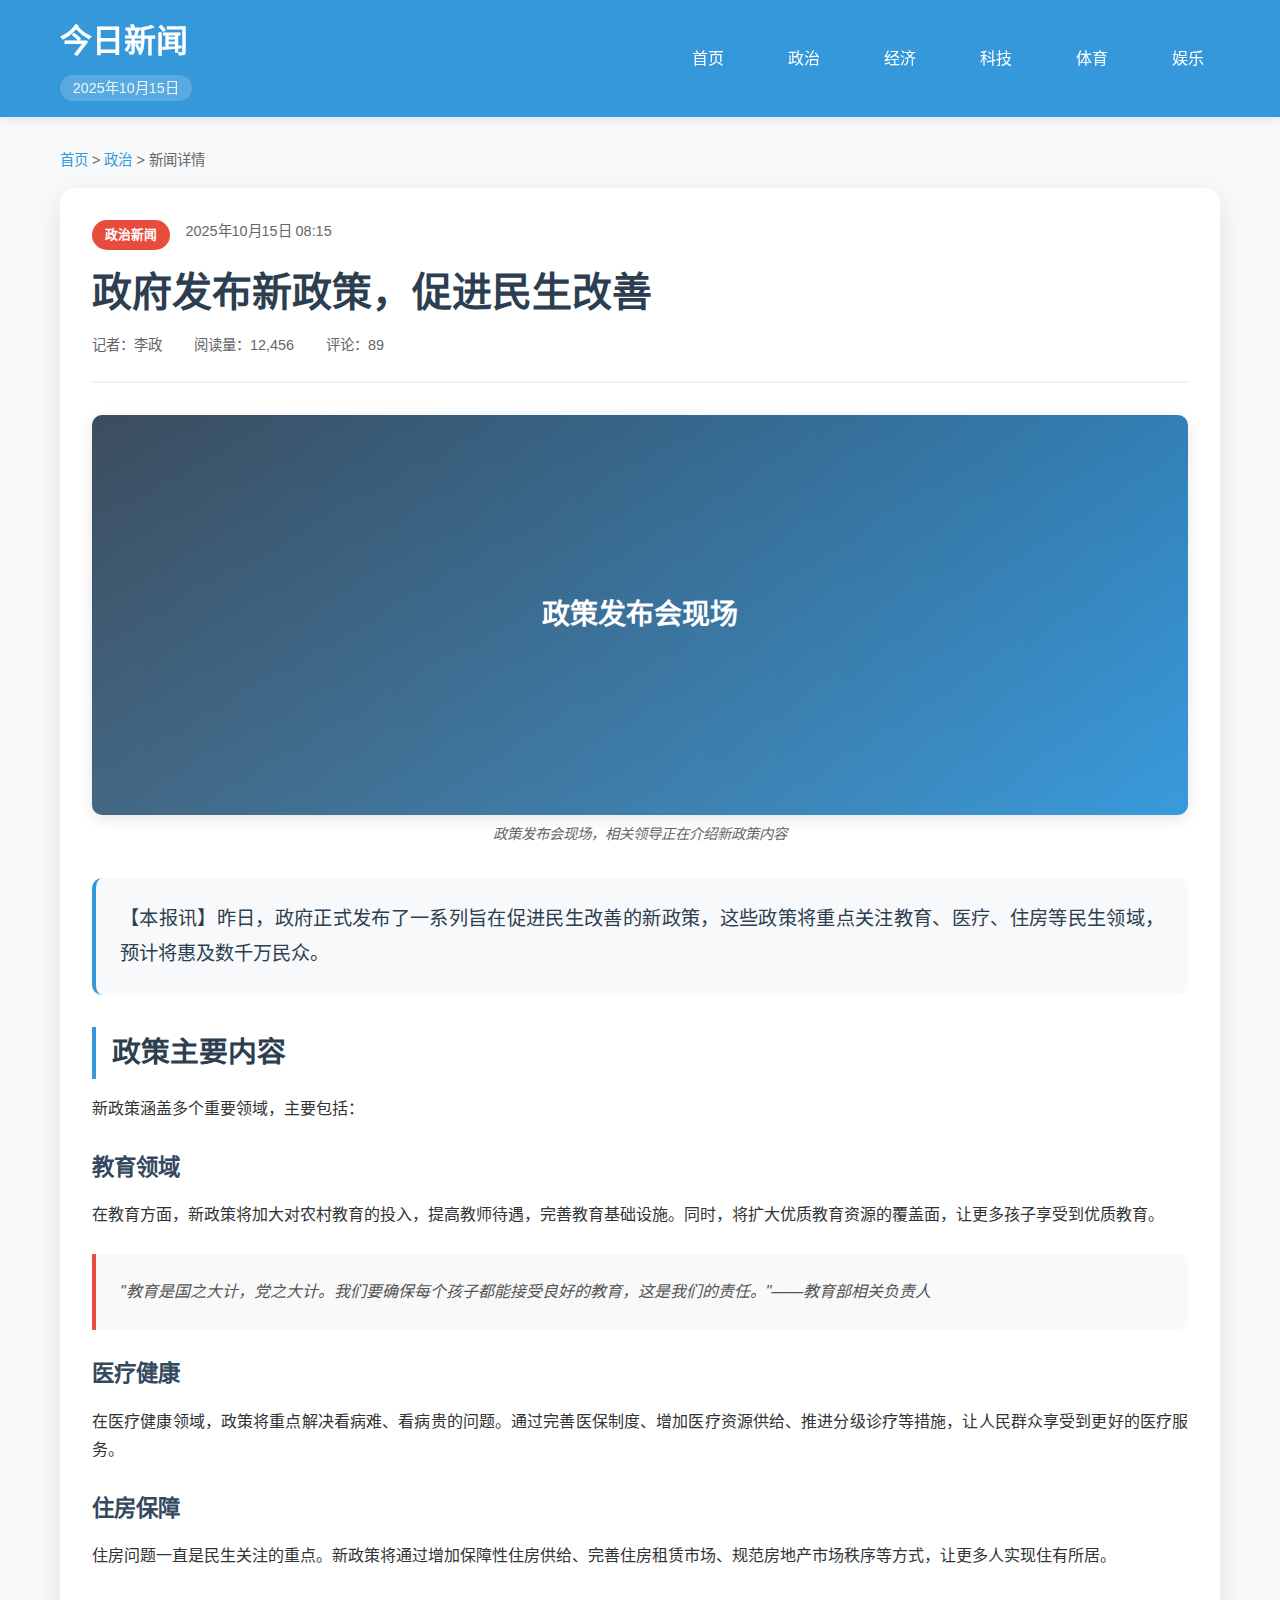
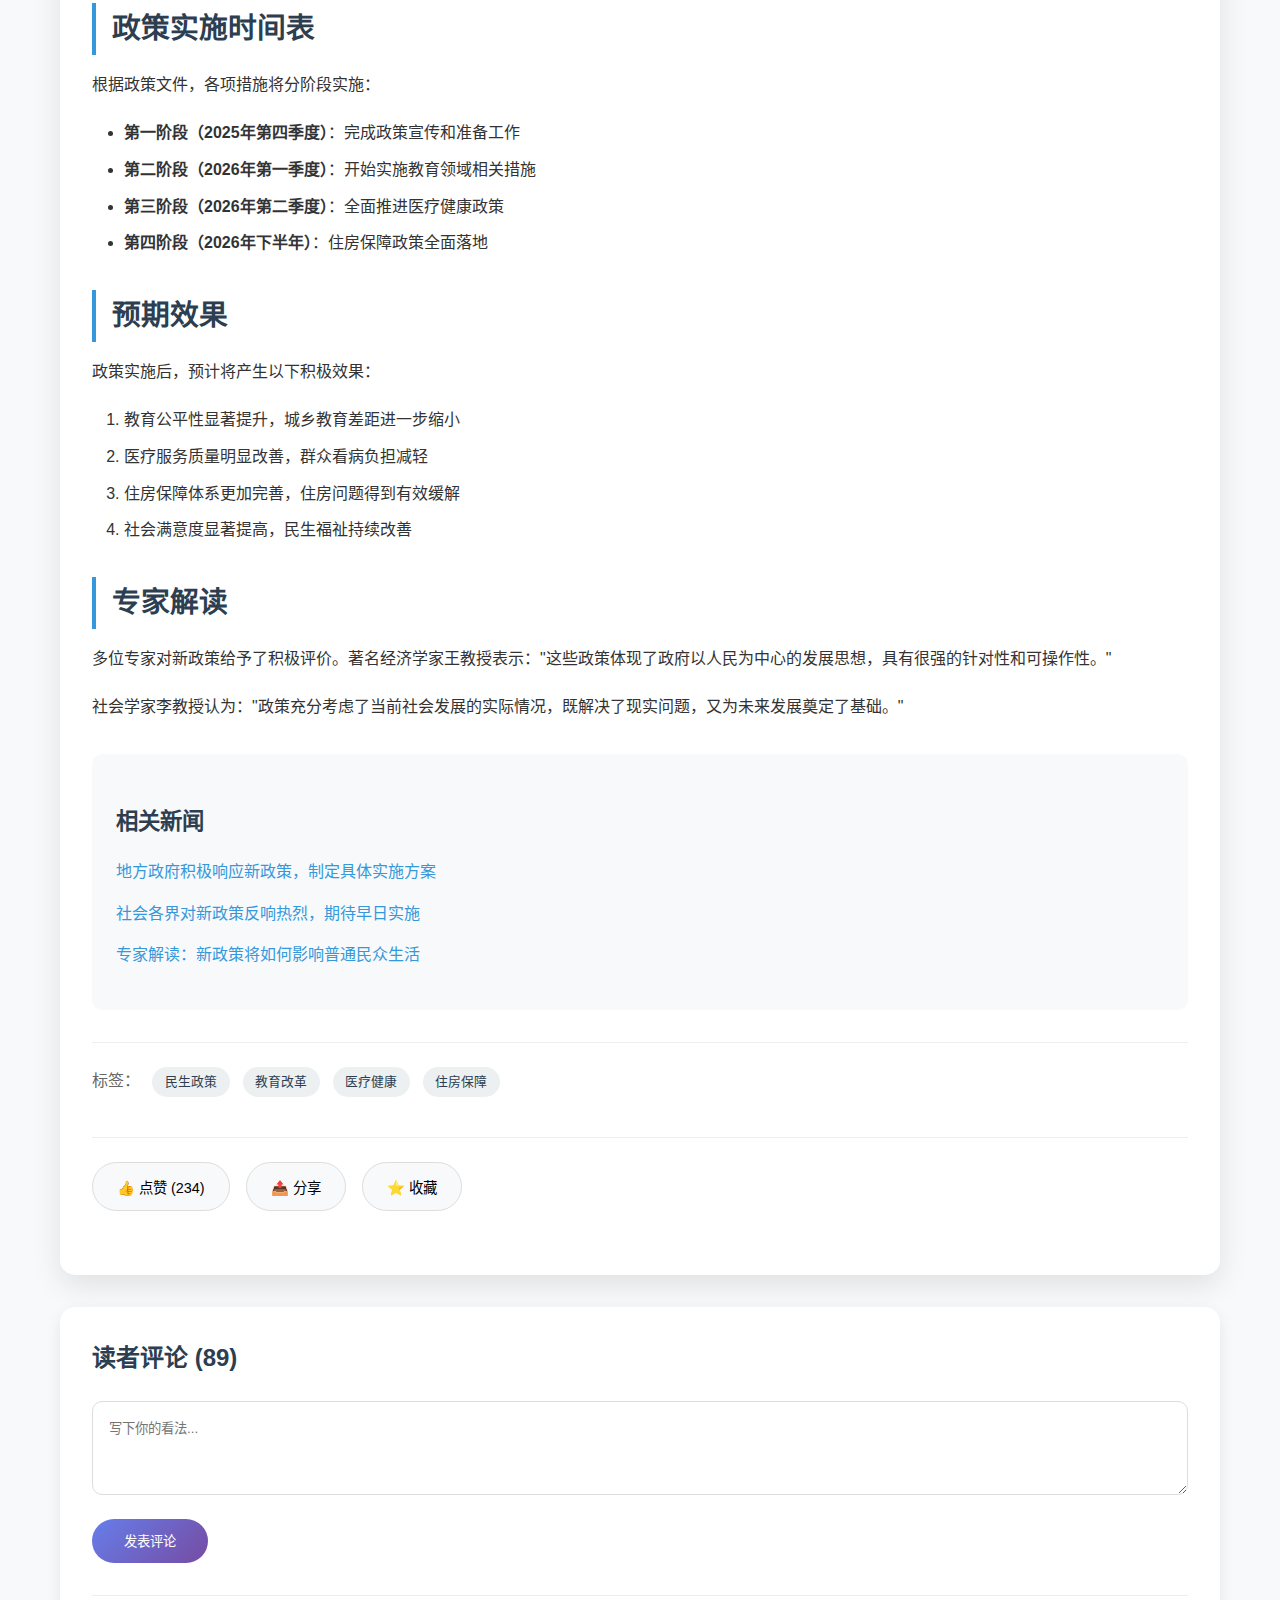
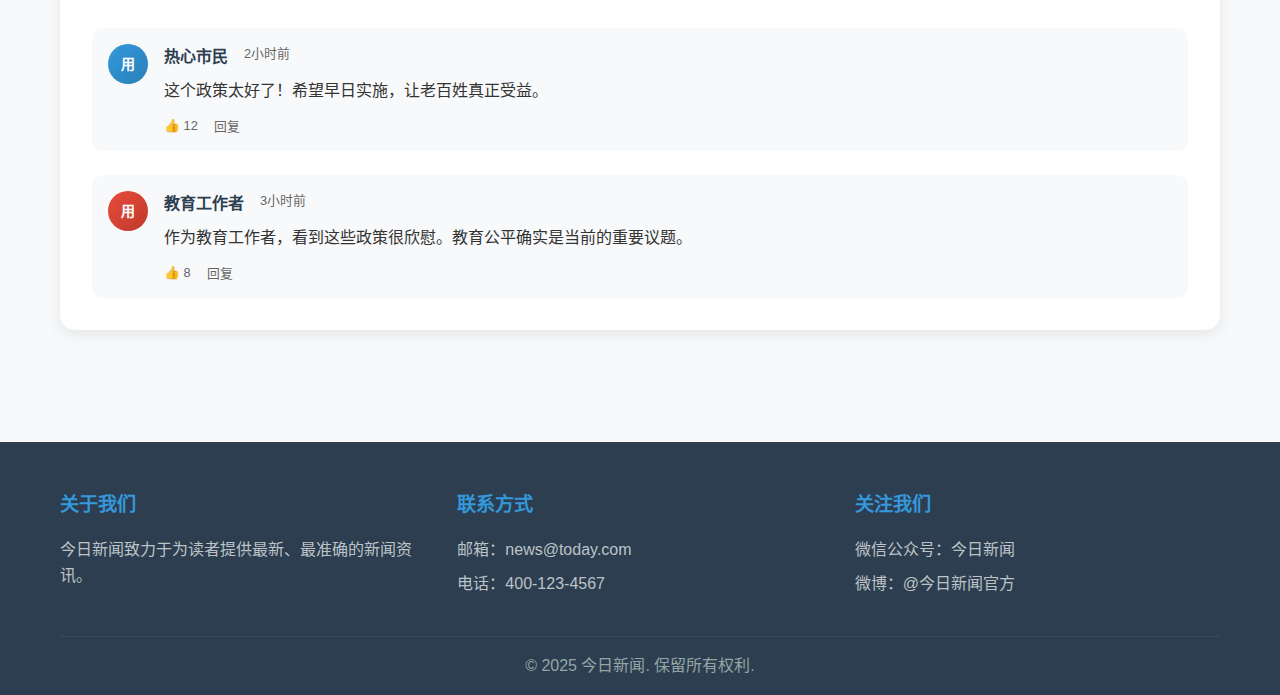
<file: html/news-detail.html>
<!DOCTYPE html>
<html lang="zh-CN">
<head>
    <meta charset="UTF-8">
    <meta name="viewport" content="width=device-width, initial-scale=1.0">
    <title>政府发布新政策，促进民生改善 - 今日新闻</title>
    <link rel="stylesheet" href="style.css">
</head>
<body>
    <header class="header">
        <div class="container">
            <div class="logo">
                <h1>今日新闻</h1>
                <span class="date">2025年10月15日</span>
            </div>
            <nav class="nav">
                <ul>
                    <li><a href="index.html">首页</a></li>
                    <li><a href="politics.html">政治</a></li>
                    <li><a href="economy.html">经济</a></li>
                    <li><a href="technology.html">科技</a></li>
                    <li><a href="sports.html">体育</a></li>
                    <li><a href="entertainment.html">娱乐</a></li>
                </ul>
            </nav>
        </div>
    </header>

    <main class="main">
        <div class="container">
            <div class="breadcrumb">
                <a href="index.html">首页</a> > <a href="politics.html">政治</a> > <span>新闻详情</span>
            </div>
            
            <article class="news-detail">
                <header class="article-header">
                    <div class="article-meta">
                        <span class="category">政治新闻</span>
                        <span class="publish-time">2025年10月15日 08:15</span>
                    </div>
                    <h1 class="article-title">政府发布新政策，促进民生改善</h1>
                    <div class="article-info">
                        <span class="author">记者：李政</span>
                        <span class="views">阅读量：12,456</span>
                        <span class="comments">评论：89</span>
                    </div>
                </header>

                <div class="article-image">
                    <div class="article-image-bg" style="background: linear-gradient(135deg, #2c3e50, #3498db); display: flex; align-items: center; justify-content: center; color: white; font-size: 28px; font-weight: bold; height: 400px; border-radius: 10px;">政策发布会现场</div>
                    <p class="image-caption">政策发布会现场，相关领导正在介绍新政策内容</p>
                </div>

                <div class="article-content">
                    <p class="lead">【本报讯】昨日，政府正式发布了一系列旨在促进民生改善的新政策，这些政策将重点关注教育、医疗、住房等民生领域，预计将惠及数千万民众。</p>

                    <h2>政策主要内容</h2>
                    <p>新政策涵盖多个重要领域，主要包括：</p>
                    
                    <h3>教育领域</h3>
                    <p>在教育方面，新政策将加大对农村教育的投入，提高教师待遇，完善教育基础设施。同时，将扩大优质教育资源的覆盖面，让更多孩子享受到优质教育。</p>
                    
                    <blockquote>
                        "教育是国之大计，党之大计。我们要确保每个孩子都能接受良好的教育，这是我们的责任。"——教育部相关负责人
                    </blockquote>

                    <h3>医疗健康</h3>
                    <p>在医疗健康领域，政策将重点解决看病难、看病贵的问题。通过完善医保制度、增加医疗资源供给、推进分级诊疗等措施，让人民群众享受到更好的医疗服务。</p>

                    <h3>住房保障</h3>
                    <p>住房问题一直是民生关注的重点。新政策将通过增加保障性住房供给、完善住房租赁市场、规范房地产市场秩序等方式，让更多人实现住有所居。</p>

                    <h2>政策实施时间表</h2>
                    <p>根据政策文件，各项措施将分阶段实施：</p>
                    <ul>
                        <li><strong>第一阶段（2025年第四季度）</strong>：完成政策宣传和准备工作</li>
                        <li><strong>第二阶段（2026年第一季度）</strong>：开始实施教育领域相关措施</li>
                        <li><strong>第三阶段（2026年第二季度）</strong>：全面推进医疗健康政策</li>
                        <li><strong>第四阶段（2026年下半年）</strong>：住房保障政策全面落地</li>
                    </ul>

                    <h2>预期效果</h2>
                    <p>政策实施后，预计将产生以下积极效果：</p>
                    <ol>
                        <li>教育公平性显著提升，城乡教育差距进一步缩小</li>
                        <li>医疗服务质量明显改善，群众看病负担减轻</li>
                        <li>住房保障体系更加完善，住房问题得到有效缓解</li>
                        <li>社会满意度显著提高，民生福祉持续改善</li>
                    </ol>

                    <h2>专家解读</h2>
                    <p>多位专家对新政策给予了积极评价。著名经济学家王教授表示："这些政策体现了政府以人民为中心的发展思想，具有很强的针对性和可操作性。"</p>
                    
                    <p>社会学家李教授认为："政策充分考虑了当前社会发展的实际情况，既解决了现实问题，又为未来发展奠定了基础。"</p>

                    <div class="related-news">
                        <h3>相关新闻</h3>
                        <ul>
                            <li><a href="#">地方政府积极响应新政策，制定具体实施方案</a></li>
                            <li><a href="#">社会各界对新政策反响热烈，期待早日实施</a></li>
                            <li><a href="#">专家解读：新政策将如何影响普通民众生活</a></li>
                        </ul>
                    </div>
                </div>

                <div class="article-tags">
                    <span class="tag-label">标签：</span>
                    <a href="#" class="tag">民生政策</a>
                    <a href="#" class="tag">教育改革</a>
                    <a href="#" class="tag">医疗健康</a>
                    <a href="#" class="tag">住房保障</a>
                </div>

                <div class="article-actions">
                    <button class="action-btn like-btn">👍 点赞 (234)</button>
                    <button class="action-btn share-btn">📤 分享</button>
                    <button class="action-btn collect-btn">⭐ 收藏</button>
                </div>
            </article>

            <!-- 评论区 -->
            <section class="comments-section">
                <h3>读者评论 (89)</h3>
                <div class="comment-form">
                    <textarea placeholder="写下你的看法..." rows="4"></textarea>
                    <button class="submit-comment">发表评论</button>
                </div>
                
                <div class="comments-list">
                    <div class="comment">
                        <div class="comment-avatar">
                            <div class="comment-avatar-bg" style="background: linear-gradient(135deg, #3498db, #2980b9); width: 40px; height: 40px; border-radius: 50%; display: flex; align-items: center; justify-content: center; color: white; font-size: 14px; font-weight: bold;">用</div>
                        </div>
                        <div class="comment-content">
                            <div class="comment-header">
                                <span class="comment-author">热心市民</span>
                                <span class="comment-time">2小时前</span>
                            </div>
                            <p class="comment-text">这个政策太好了！希望早日实施，让老百姓真正受益。</p>
                            <div class="comment-actions">
                                <button class="comment-like">👍 12</button>
                                <button class="comment-reply">回复</button>
                            </div>
                        </div>
                    </div>

                    <div class="comment">
                        <div class="comment-avatar">
                            <div class="comment-avatar-bg" style="background: linear-gradient(135deg, #e74c3c, #c0392b); width: 40px; height: 40px; border-radius: 50%; display: flex; align-items: center; justify-content: center; color: white; font-size: 14px; font-weight: bold;">用</div>
                        </div>
                        <div class="comment-content">
                            <div class="comment-header">
                                <span class="comment-author">教育工作者</span>
                                <span class="comment-time">3小时前</span>
                            </div>
                            <p class="comment-text">作为教育工作者，看到这些政策很欣慰。教育公平确实是当前的重要议题。</p>
                            <div class="comment-actions">
                                <button class="comment-like">👍 8</button>
                                <button class="comment-reply">回复</button>
                            </div>
                        </div>
                    </div>
                </div>
            </section>
        </div>
    </main>

    <footer class="footer">
        <div class="container">
            <div class="footer-content">
                <div class="footer-section">
                    <h4>关于我们</h4>
                    <p>今日新闻致力于为读者提供最新、最准确的新闻资讯。</p>
                </div>
                <div class="footer-section">
                    <h4>联系方式</h4>
                    <p>邮箱：news@today.com</p>
                    <p>电话：400-123-4567</p>
                </div>
                <div class="footer-section">
                    <h4>关注我们</h4>
                    <p>微信公众号：今日新闻</p>
                    <p>微博：@今日新闻官方</p>
                </div>
            </div>
            <div class="footer-bottom">
                <p>&copy; 2025 今日新闻. 保留所有权利.</p>
            </div>
        </div>
    </footer>
</body>
</html>
</file>
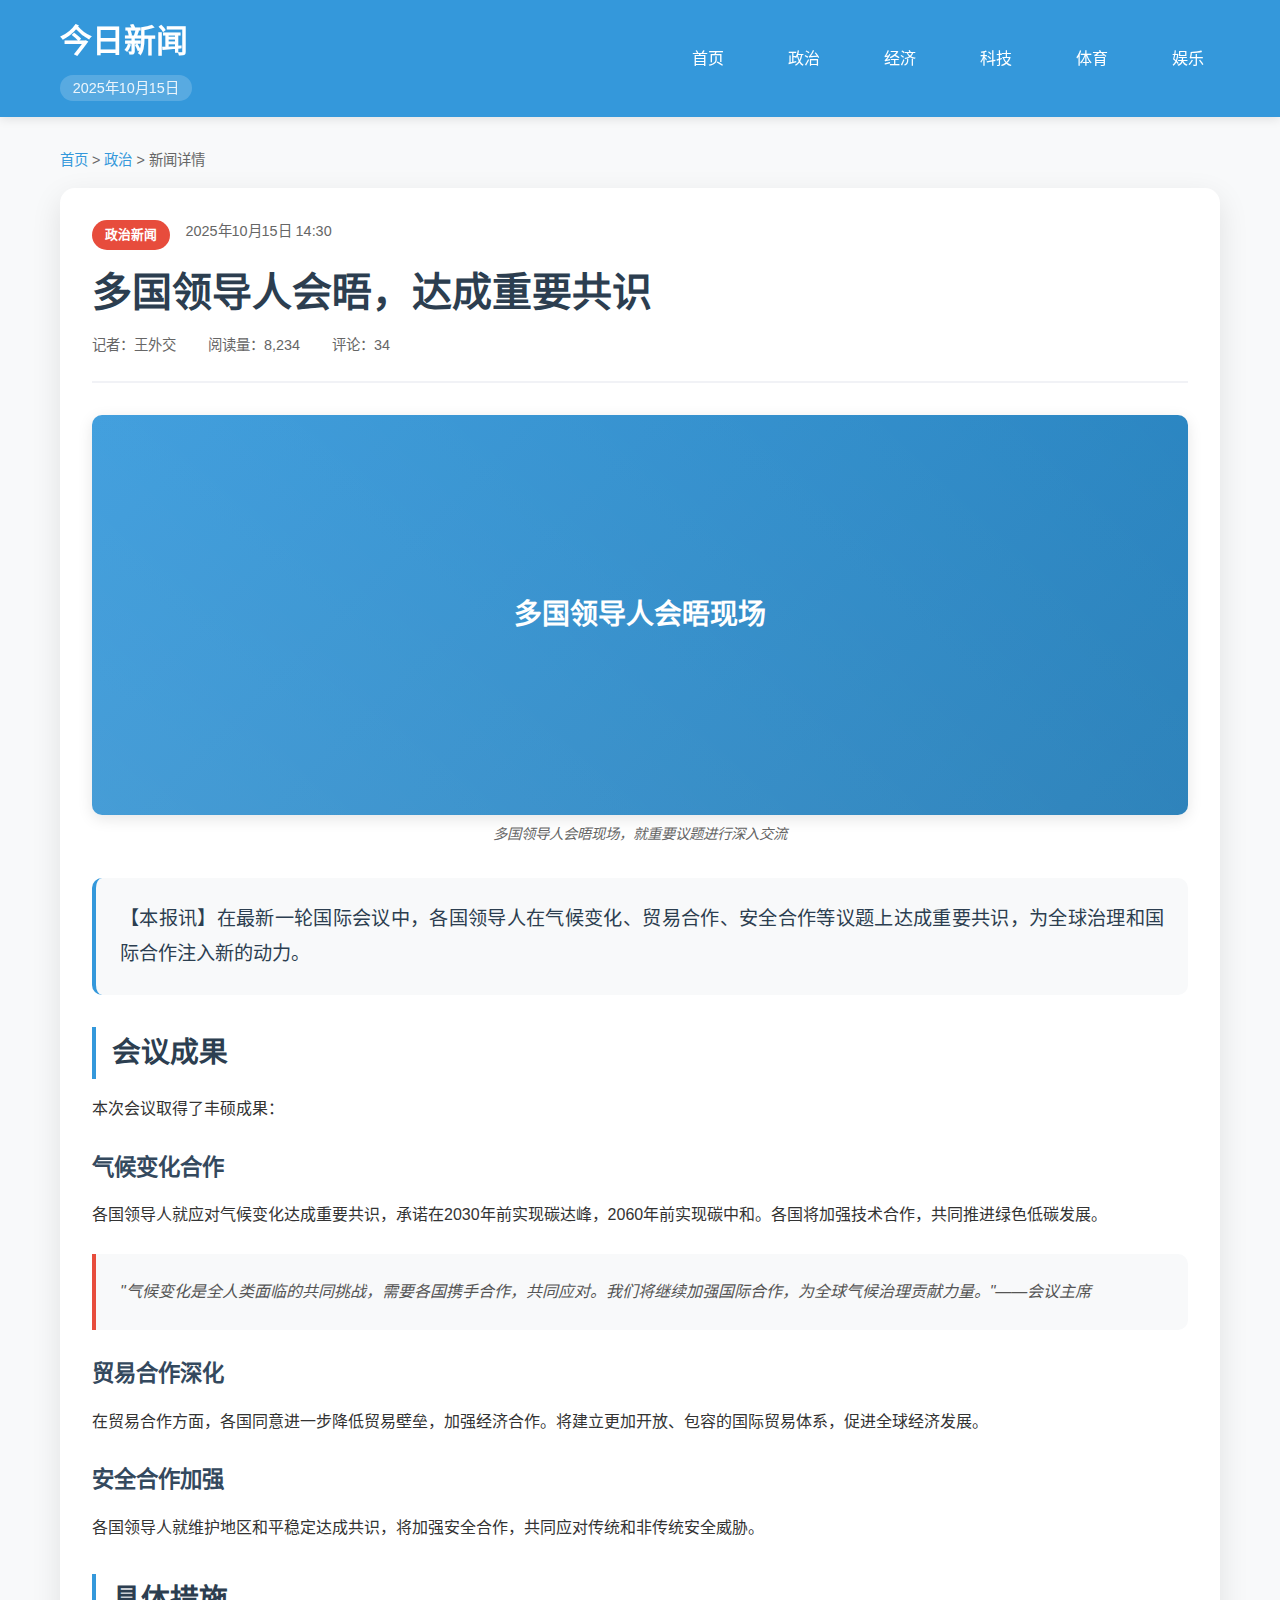
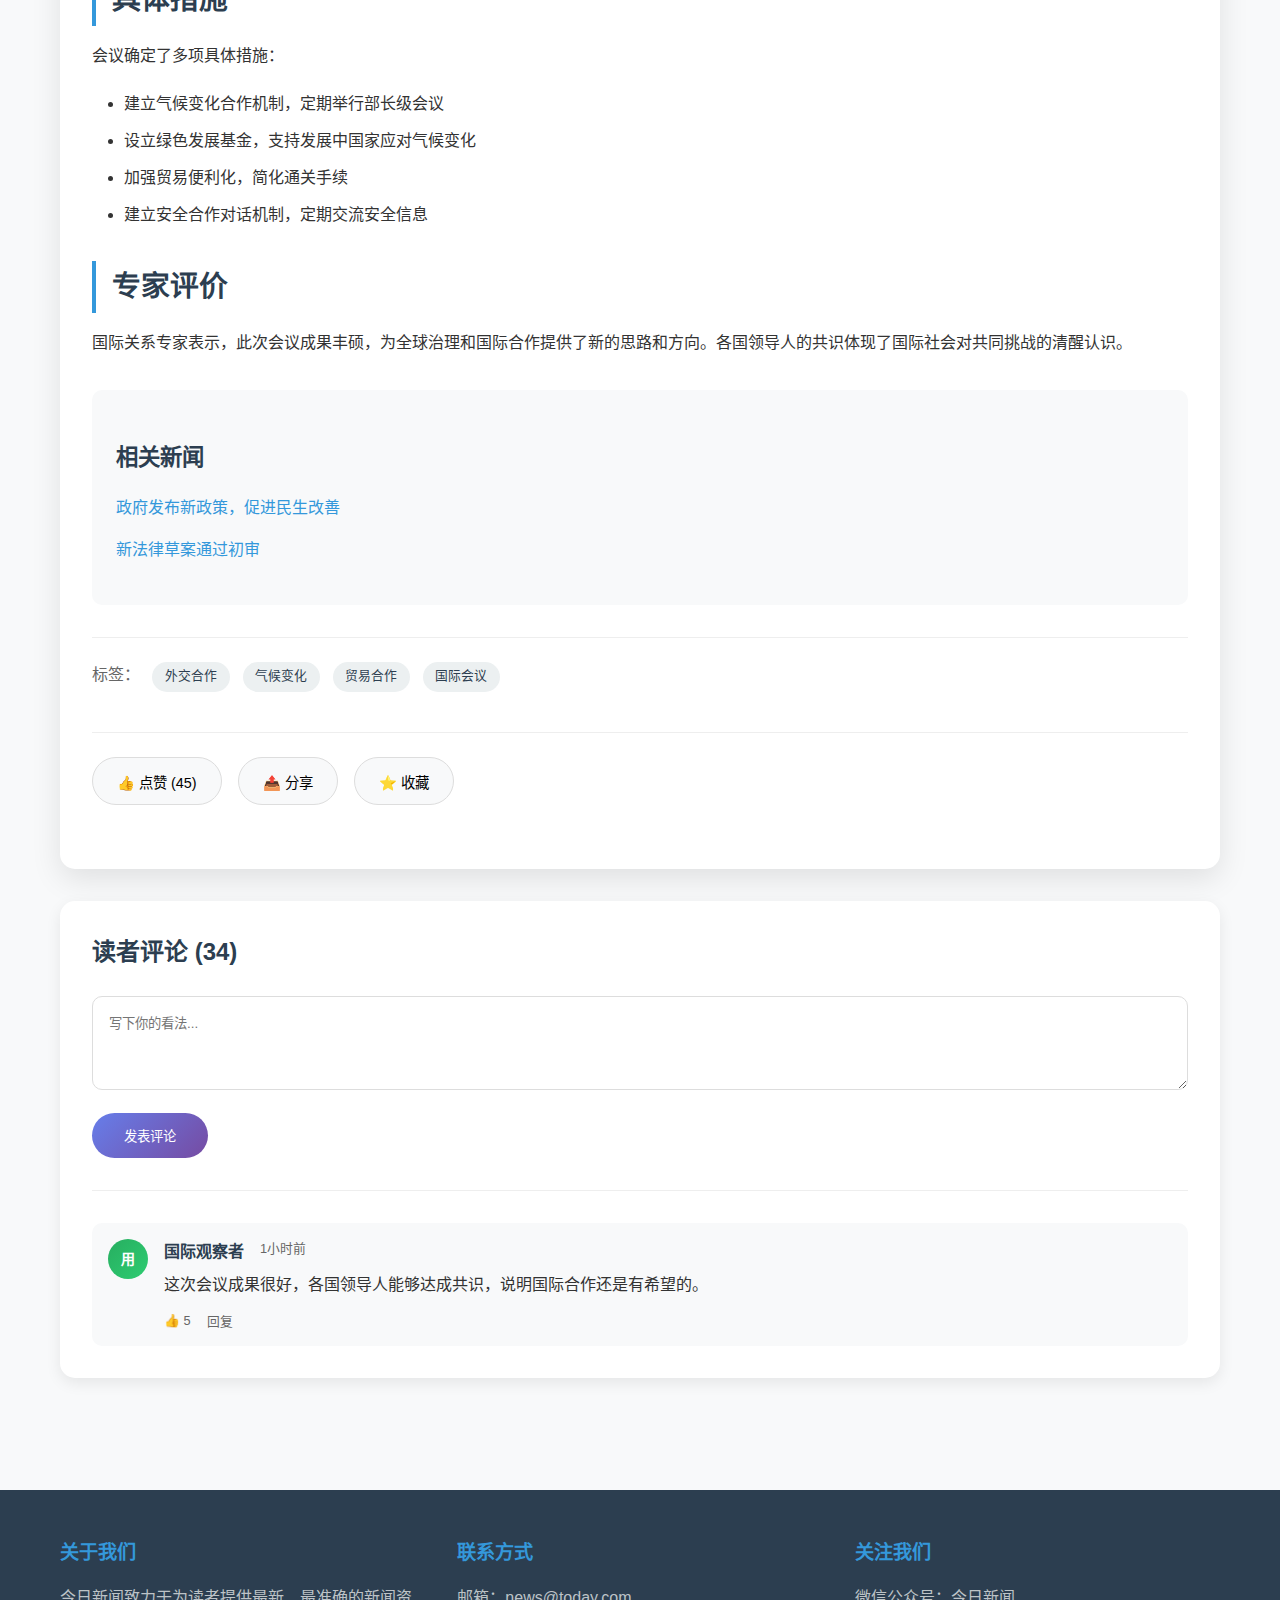
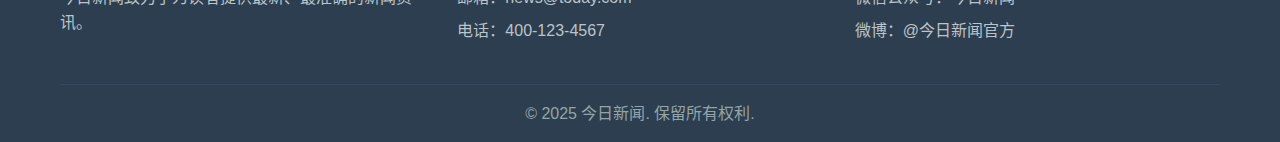
<file: html/politics-news1-detail.html>
<!DOCTYPE html>
<html lang="zh-CN">
<head>
    <meta charset="UTF-8">
    <meta name="viewport" content="width=device-width, initial-scale=1.0">
    <title>多国领导人会晤，达成重要共识 - 今日新闻</title>
    <link rel="stylesheet" href="style.css">
</head>
<body>
    <header class="header">
        <div class="container">
            <div class="logo">
                <h1>今日新闻</h1>
                <span class="date">2025年10月15日</span>
            </div>
            <nav class="nav">
                <ul>
                    <li><a href="index.html">首页</a></li>
                    <li><a href="politics.html">政治</a></li>
                    <li><a href="economy.html">经济</a></li>
                    <li><a href="technology.html">科技</a></li>
                    <li><a href="sports.html">体育</a></li>
                    <li><a href="entertainment.html">娱乐</a></li>
                </ul>
            </nav>
        </div>
    </header>

    <main class="main">
        <div class="container">
            <div class="breadcrumb">
                <a href="index.html">首页</a> > <a href="politics.html">政治</a> > <span>新闻详情</span>
            </div>
            
            <article class="news-detail">
                <header class="article-header">
                    <div class="article-meta">
                        <span class="category">政治新闻</span>
                        <span class="publish-time">2025年10月15日 14:30</span>
                    </div>
                    <h1 class="article-title">多国领导人会晤，达成重要共识</h1>
                    <div class="article-info">
                        <span class="author">记者：王外交</span>
                        <span class="views">阅读量：8,234</span>
                        <span class="comments">评论：34</span>
                    </div>
                </header>

                <div class="article-image">
                    <div class="article-image-bg" style="background: linear-gradient(135deg, #3498db, #2980b9); display: flex; align-items: center; justify-content: center; color: white; font-size: 28px; font-weight: bold; height: 400px; border-radius: 10px;">多国领导人会晤现场</div>
                    <p class="image-caption">多国领导人会晤现场，就重要议题进行深入交流</p>
                </div>

                <div class="article-content">
                    <p class="lead">【本报讯】在最新一轮国际会议中，各国领导人在气候变化、贸易合作、安全合作等议题上达成重要共识，为全球治理和国际合作注入新的动力。</p>

                    <h2>会议成果</h2>
                    <p>本次会议取得了丰硕成果：</p>
                    
                    <h3>气候变化合作</h3>
                    <p>各国领导人就应对气候变化达成重要共识，承诺在2030年前实现碳达峰，2060年前实现碳中和。各国将加强技术合作，共同推进绿色低碳发展。</p>
                    
                    <blockquote>
                        "气候变化是全人类面临的共同挑战，需要各国携手合作，共同应对。我们将继续加强国际合作，为全球气候治理贡献力量。"——会议主席
                    </blockquote>

                    <h3>贸易合作深化</h3>
                    <p>在贸易合作方面，各国同意进一步降低贸易壁垒，加强经济合作。将建立更加开放、包容的国际贸易体系，促进全球经济发展。</p>

                    <h3>安全合作加强</h3>
                    <p>各国领导人就维护地区和平稳定达成共识，将加强安全合作，共同应对传统和非传统安全威胁。</p>

                    <h2>具体措施</h2>
                    <p>会议确定了多项具体措施：</p>
                    <ul>
                        <li>建立气候变化合作机制，定期举行部长级会议</li>
                        <li>设立绿色发展基金，支持发展中国家应对气候变化</li>
                        <li>加强贸易便利化，简化通关手续</li>
                        <li>建立安全合作对话机制，定期交流安全信息</li>
                    </ul>

                    <h2>专家评价</h2>
                    <p>国际关系专家表示，此次会议成果丰硕，为全球治理和国际合作提供了新的思路和方向。各国领导人的共识体现了国际社会对共同挑战的清醒认识。</p>

                    <div class="related-news">
                        <h3>相关新闻</h3>
                        <ul>
                            <li><a href="politics-detail.html">政府发布新政策，促进民生改善</a></li>
                            <li><a href="politics-detail.html">新法律草案通过初审</a></li>
                        </ul>
                    </div>
                </div>

                <div class="article-tags">
                    <span class="tag-label">标签：</span>
                    <a href="#" class="tag">外交合作</a>
                    <a href="#" class="tag">气候变化</a>
                    <a href="#" class="tag">贸易合作</a>
                    <a href="#" class="tag">国际会议</a>
                </div>

                <div class="article-actions">
                    <button class="action-btn like-btn">👍 点赞 (45)</button>
                    <button class="action-btn share-btn">📤 分享</button>
                    <button class="action-btn collect-btn">⭐ 收藏</button>
                </div>
            </article>

            <!-- 评论区 -->
            <section class="comments-section">
                <h3>读者评论 (34)</h3>
                <div class="comment-form">
                    <textarea placeholder="写下你的看法..." rows="4"></textarea>
                    <button class="submit-comment">发表评论</button>
                </div>
                
                <div class="comments-list">
                    <div class="comment">
                        <div class="comment-avatar">
                            <div class="comment-avatar-bg" style="background: linear-gradient(135deg, #27ae60, #2ecc71); width: 40px; height: 40px; border-radius: 50%; display: flex; align-items: center; justify-content: center; color: white; font-size: 14px; font-weight: bold;">用</div>
                        </div>
                        <div class="comment-content">
                            <div class="comment-header">
                                <span class="comment-author">国际观察者</span>
                                <span class="comment-time">1小时前</span>
                            </div>
                            <p class="comment-text">这次会议成果很好，各国领导人能够达成共识，说明国际合作还是有希望的。</p>
                            <div class="comment-actions">
                                <button class="comment-like">👍 5</button>
                                <button class="comment-reply">回复</button>
                            </div>
                        </div>
                    </div>
                </div>
            </section>
        </div>
    </main>

    <footer class="footer">
        <div class="container">
            <div class="footer-content">
                <div class="footer-section">
                    <h4>关于我们</h4>
                    <p>今日新闻致力于为读者提供最新、最准确的新闻资讯。</p>
                </div>
                <div class="footer-section">
                    <h4>联系方式</h4>
                    <p>邮箱：news@today.com</p>
                    <p>电话：400-123-4567</p>
                </div>
                <div class="footer-section">
                    <h4>关注我们</h4>
                    <p>微信公众号：今日新闻</p>
                    <p>微博：@今日新闻官方</p>
                </div>
            </div>
            <div class="footer-bottom">
                <p>&copy; 2025 今日新闻. 保留所有权利.</p>
            </div>
        </div>
    </footer>
</body>
</html>
</file>
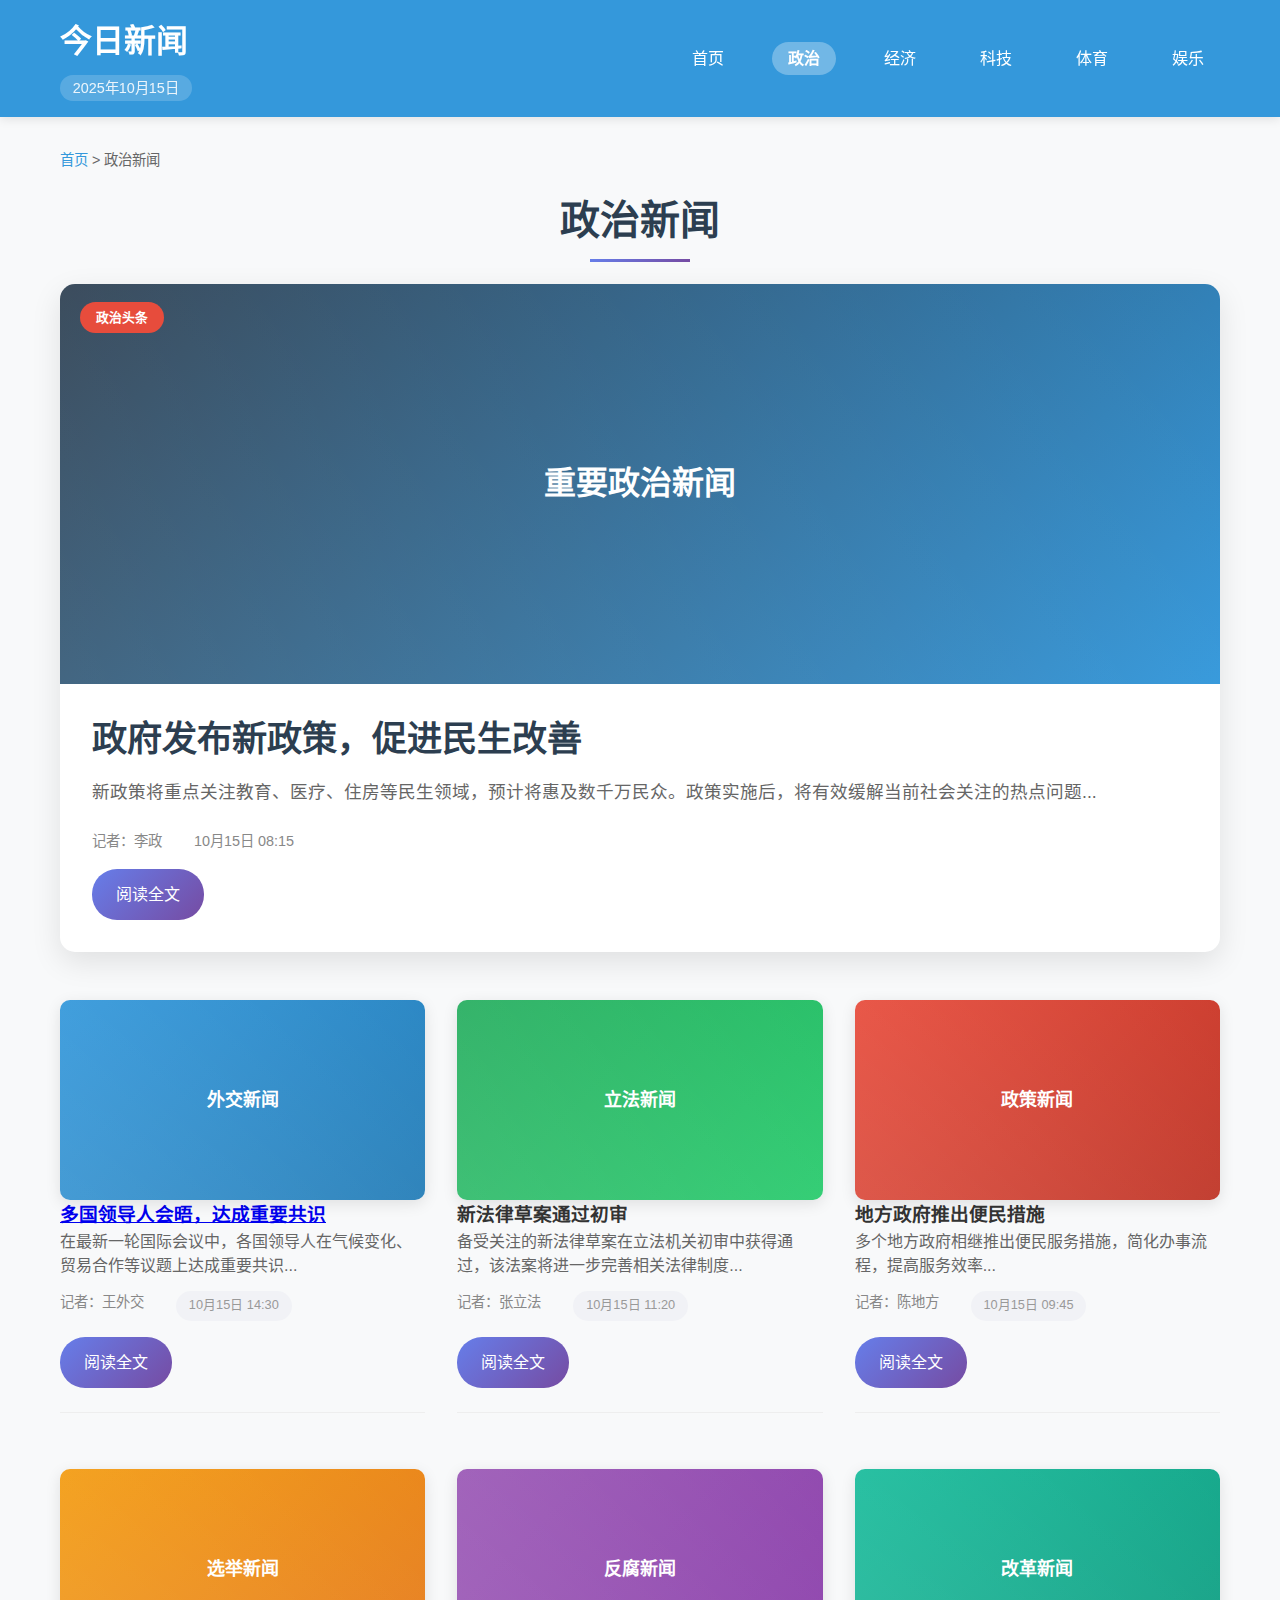
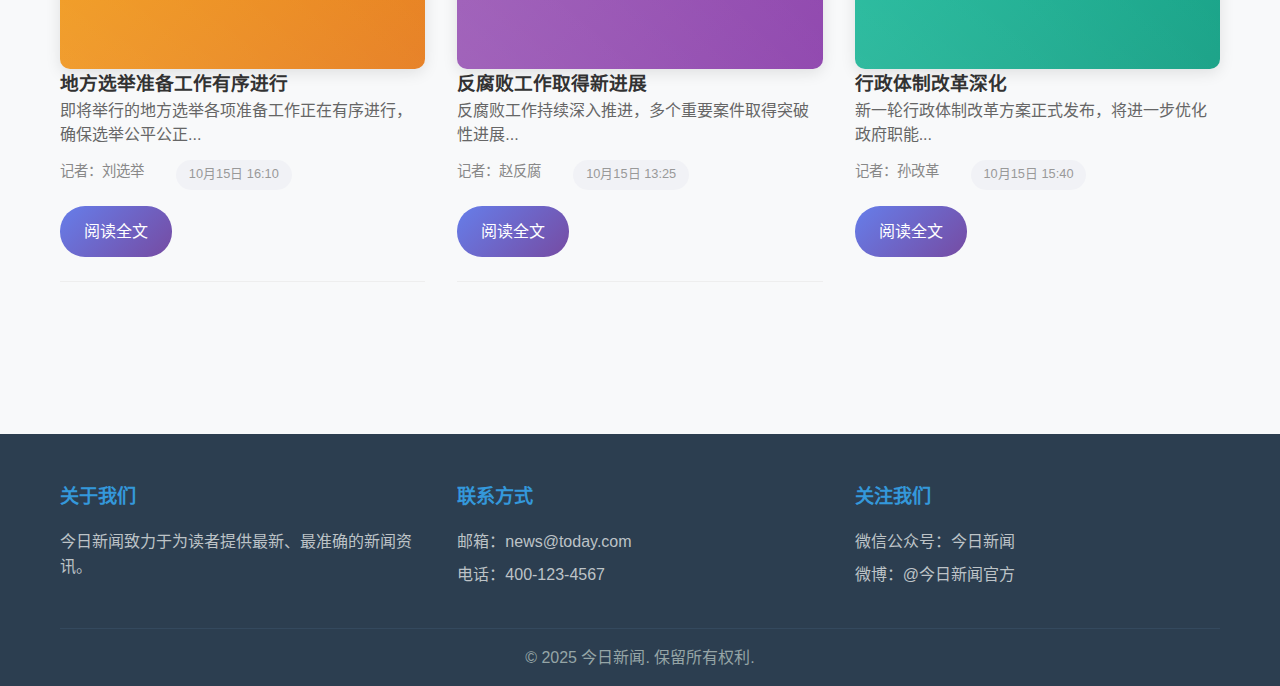
<file: html/politics.html>
<!DOCTYPE html>
<html lang="zh-CN">
<head>
    <meta charset="UTF-8">
    <meta name="viewport" content="width=device-width, initial-scale=1.0">
    <title>政治新闻 - 今日新闻</title>
    <link rel="stylesheet" href="style.css">
</head>
<body>
    <header class="header">
        <div class="container">
            <div class="logo">
                <h1>今日新闻</h1>
                <span class="date">2025年10月15日</span>
            </div>
            <nav class="nav">
                <ul>
                    <li><a href="index.html">首页</a></li>
                    <li><a href="politics.html" class="active">政治</a></li>
                    <li><a href="economy.html">经济</a></li>
                    <li><a href="technology.html">科技</a></li>
                    <li><a href="sports.html">体育</a></li>
                    <li><a href="entertainment.html">娱乐</a></li>
                </ul>
            </nav>
        </div>
    </header>

    <main class="main">
        <div class="container">
            <div class="breadcrumb">
                <a href="index.html">首页</a> > <span>政治新闻</span>
            </div>
            
            <h2 class="page-title">政治新闻</h2>
            
            <!-- 头条政治新闻 -->
            <section class="featured-news">
                <article class="hero-article">
                    <div class="hero-image">
                        <div class="hero-image-bg" style="background: linear-gradient(135deg, #2c3e50, #3498db); display: flex; align-items: center; justify-content: center; color: white; font-size: 32px; font-weight: bold; height: 400px;">重要政治新闻</div>
                        <div class="hero-overlay">
                            <span class="category">政治头条</span>
                        </div>
                    </div>
                    <div class="hero-content">
                        <h2>政府发布新政策，促进民生改善</h2>
                        <p class="excerpt">新政策将重点关注教育、医疗、住房等民生领域，预计将惠及数千万民众。政策实施后，将有效缓解当前社会关注的热点问题...</p>
                        <div class="meta">
                            <span class="author">记者：李政</span>
                            <span class="time">10月15日 08:15</span>
                        </div>
                        <a href="politics-detail.html" class="read-more">阅读全文</a>
                    </div>
                </article>
            </section>

            <!-- 政治新闻列表 -->
            <section class="news-list">
                <div class="news-grid">
                    <article class="news-item">
                        <div class="news-image-bg" style="background: linear-gradient(135deg, #3498db, #2980b9); display: flex; align-items: center; justify-content: center; color: white; font-size: 18px; font-weight: bold; height: 200px; border-radius: 10px;">外交新闻</div>
                        <div class="news-content">
                            <h3><a href="politics-news1-detail.html">多国领导人会晤，达成重要共识</a></h3>
                            <p>在最新一轮国际会议中，各国领导人在气候变化、贸易合作等议题上达成重要共识...</p>
                            <div class="meta">
                                <span class="author">记者：王外交</span>
                                <span class="time">10月15日 14:30</span>
                            </div>
                            <a href="politics-news1-detail.html" class="read-more">阅读全文</a>
                        </div>
                    </article>

                    <article class="news-item">
                        <div class="news-image-bg" style="background: linear-gradient(135deg, #27ae60, #2ecc71); display: flex; align-items: center; justify-content: center; color: white; font-size: 18px; font-weight: bold; height: 200px; border-radius: 10px;">立法新闻</div>
                        <div class="news-content">
                            <h3>新法律草案通过初审</h3>
                            <p>备受关注的新法律草案在立法机关初审中获得通过，该法案将进一步完善相关法律制度...</p>
                            <div class="meta">
                                <span class="author">记者：张立法</span>
                                <span class="time">10月15日 11:20</span>
                            </div>
                            <a href="politics-detail.html" class="read-more">阅读全文</a>
                        </div>
                    </article>

                    <article class="news-item">
                        <div class="news-image-bg" style="background: linear-gradient(135deg, #e74c3c, #c0392b); display: flex; align-items: center; justify-content: center; color: white; font-size: 18px; font-weight: bold; height: 200px; border-radius: 10px;">政策新闻</div>
                        <div class="news-content">
                            <h3>地方政府推出便民措施</h3>
                            <p>多个地方政府相继推出便民服务措施，简化办事流程，提高服务效率...</p>
                            <div class="meta">
                                <span class="author">记者：陈地方</span>
                                <span class="time">10月15日 09:45</span>
                            </div>
                            <a href="politics-detail.html" class="read-more">阅读全文</a>
                        </div>
                    </article>

                    <article class="news-item">
                        <div class="news-image-bg" style="background: linear-gradient(135deg, #f39c12, #e67e22); display: flex; align-items: center; justify-content: center; color: white; font-size: 18px; font-weight: bold; height: 200px; border-radius: 10px;">选举新闻</div>
                        <div class="news-content">
                            <h3>地方选举准备工作有序进行</h3>
                            <p>即将举行的地方选举各项准备工作正在有序进行，确保选举公平公正...</p>
                            <div class="meta">
                                <span class="author">记者：刘选举</span>
                                <span class="time">10月15日 16:10</span>
                            </div>
                            <a href="politics-detail.html" class="read-more">阅读全文</a>
                        </div>
                    </article>

                    <article class="news-item">
                        <div class="news-image-bg" style="background: linear-gradient(135deg, #9b59b6, #8e44ad); display: flex; align-items: center; justify-content: center; color: white; font-size: 18px; font-weight: bold; height: 200px; border-radius: 10px;">反腐新闻</div>
                        <div class="news-content">
                            <h3>反腐败工作取得新进展</h3>
                            <p>反腐败工作持续深入推进，多个重要案件取得突破性进展...</p>
                            <div class="meta">
                                <span class="author">记者：赵反腐</span>
                                <span class="time">10月15日 13:25</span>
                            </div>
                            <a href="politics-detail.html" class="read-more">阅读全文</a>
                        </div>
                    </article>

                    <article class="news-item">
                        <div class="news-image-bg" style="background: linear-gradient(135deg, #1abc9c, #16a085); display: flex; align-items: center; justify-content: center; color: white; font-size: 18px; font-weight: bold; height: 200px; border-radius: 10px;">改革新闻</div>
                        <div class="news-content">
                            <h3>行政体制改革深化</h3>
                            <p>新一轮行政体制改革方案正式发布，将进一步优化政府职能...</p>
                            <div class="meta">
                                <span class="author">记者：孙改革</span>
                                <span class="time">10月15日 15:40</span>
                            </div>
                            <a href="politics-detail.html" class="read-more">阅读全文</a>
                        </div>
                    </article>
                </div>
            </section>
        </div>
    </main>

    <footer class="footer">
        <div class="container">
            <div class="footer-content">
                <div class="footer-section">
                    <h4>关于我们</h4>
                    <p>今日新闻致力于为读者提供最新、最准确的新闻资讯。</p>
                </div>
                <div class="footer-section">
                    <h4>联系方式</h4>
                    <p>邮箱：news@today.com</p>
                    <p>电话：400-123-4567</p>
                </div>
                <div class="footer-section">
                    <h4>关注我们</h4>
                    <p>微信公众号：今日新闻</p>
                    <p>微博：@今日新闻官方</p>
                </div>
            </div>
            <div class="footer-bottom">
                <p>&copy; 2025 今日新闻. 保留所有权利.</p>
            </div>
        </div>
    </footer>
</body>
</html>
</file>
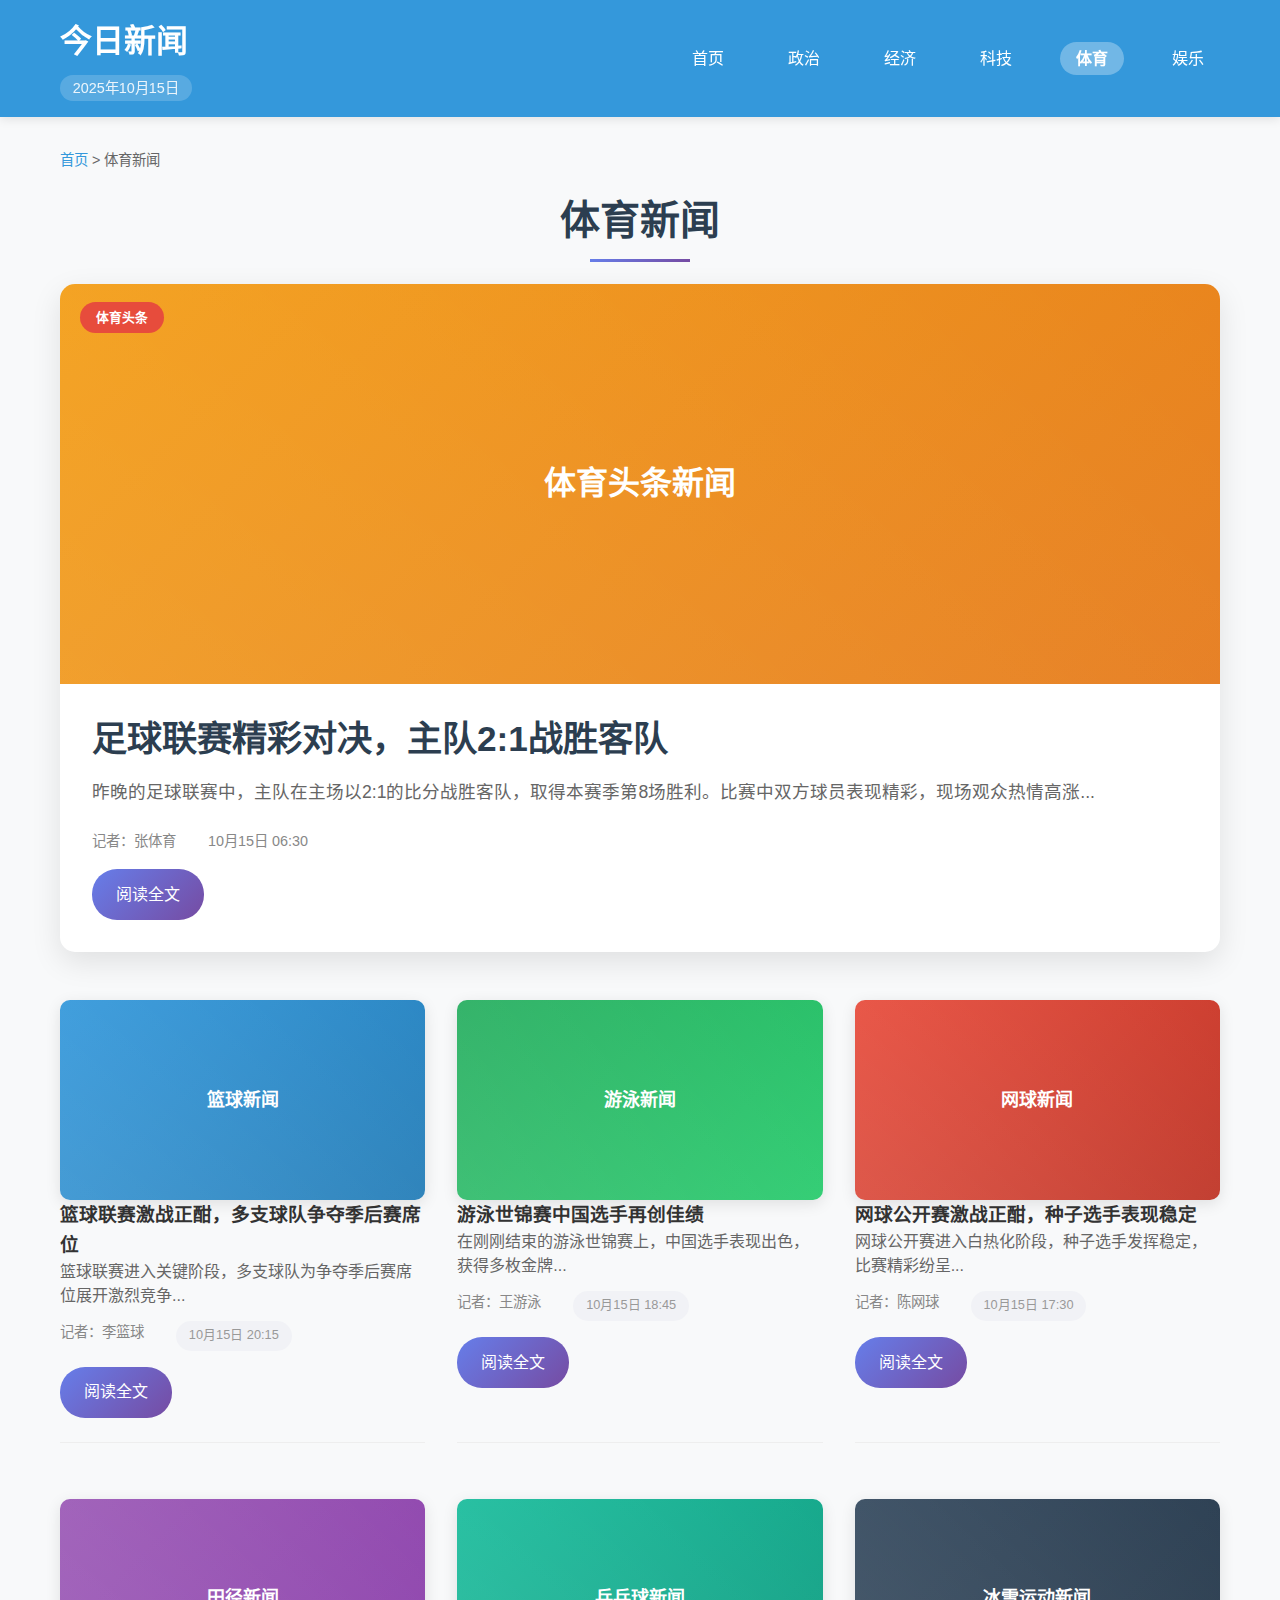
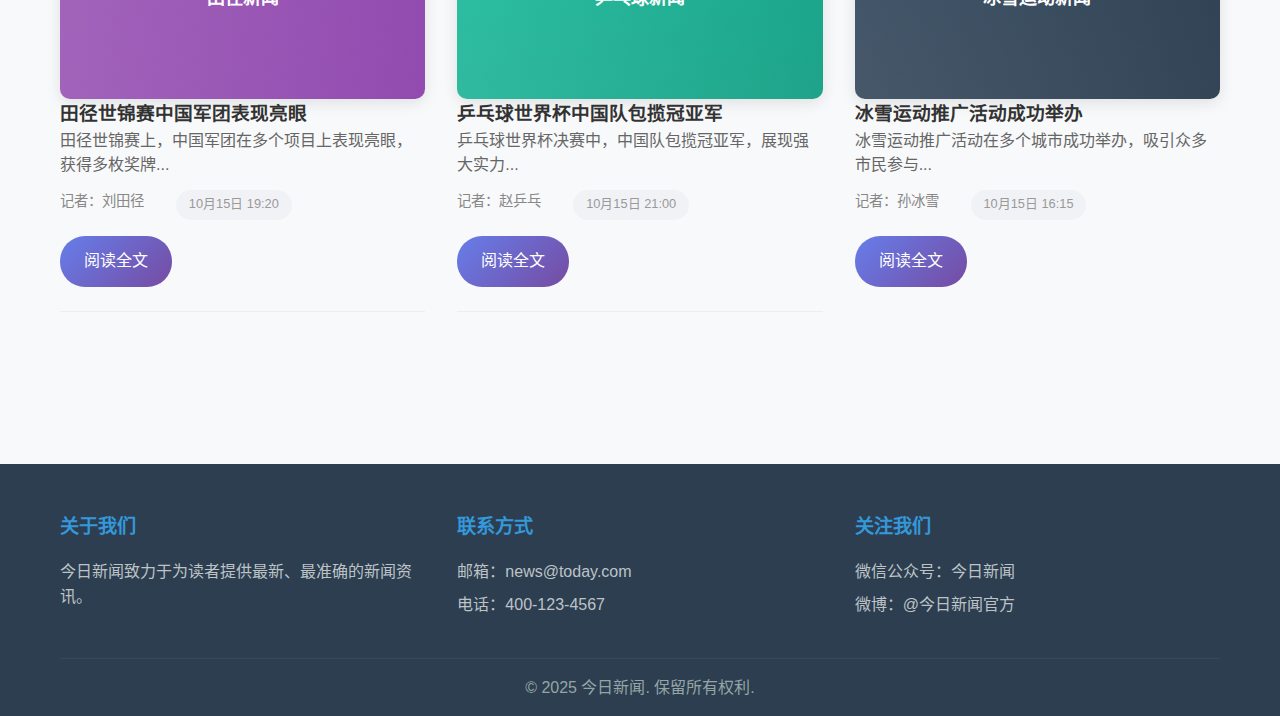
<file: html/sports.html>
<!DOCTYPE html>
<html lang="zh-CN">
<head>
    <meta charset="UTF-8">
    <meta name="viewport" content="width=device-width, initial-scale=1.0">
    <title>体育新闻 - 今日新闻</title>
    <link rel="stylesheet" href="style.css">
</head>
<body>
    <header class="header">
        <div class="container">
            <div class="logo">
                <h1>今日新闻</h1>
                <span class="date">2025年10月15日</span>
            </div>
            <nav class="nav">
                <ul>
                    <li><a href="index.html">首页</a></li>
                    <li><a href="politics.html">政治</a></li>
                    <li><a href="economy.html">经济</a></li>
                    <li><a href="technology.html">科技</a></li>
                    <li><a href="sports.html" class="active">体育</a></li>
                    <li><a href="entertainment.html">娱乐</a></li>
                </ul>
            </nav>
        </div>
    </header>

    <main class="main">
        <div class="container">
            <div class="breadcrumb">
                <a href="index.html">首页</a> > <span>体育新闻</span>
            </div>
            
            <h2 class="page-title">体育新闻</h2>
            
            <!-- 头条体育新闻 -->
            <section class="featured-news">
                <article class="hero-article">
                    <div class="hero-image">
                        <div class="hero-image-bg" style="background: linear-gradient(135deg, #f39c12, #e67e22); display: flex; align-items: center; justify-content: center; color: white; font-size: 32px; font-weight: bold; height: 400px;">体育头条新闻</div>
                        <div class="hero-overlay">
                            <span class="category">体育头条</span>
                        </div>
                    </div>
                    <div class="hero-content">
                        <h2>足球联赛精彩对决，主队2:1战胜客队</h2>
                        <p class="excerpt">昨晚的足球联赛中，主队在主场以2:1的比分战胜客队，取得本赛季第8场胜利。比赛中双方球员表现精彩，现场观众热情高涨...</p>
                        <div class="meta">
                            <span class="author">记者：张体育</span>
                            <span class="time">10月15日 06:30</span>
                        </div>
                        <a href="sports-detail.html" class="read-more">阅读全文</a>
                    </div>
                </article>
            </section>

            <!-- 体育新闻列表 -->
            <section class="news-list">
                <div class="news-grid">
                    <article class="news-item">
                        <div class="news-image-bg" style="background: linear-gradient(135deg, #3498db, #2980b9); display: flex; align-items: center; justify-content: center; color: white; font-size: 18px; font-weight: bold; height: 200px; border-radius: 10px;">篮球新闻</div>
                        <div class="news-content">
                            <h3>篮球联赛激战正酣，多支球队争夺季后赛席位</h3>
                            <p>篮球联赛进入关键阶段，多支球队为争夺季后赛席位展开激烈竞争...</p>
                            <div class="meta">
                                <span class="author">记者：李篮球</span>
                                <span class="time">10月15日 20:15</span>
                            </div>
                            <a href="sports-detail.html" class="read-more">阅读全文</a>
                        </div>
                    </article>

                    <article class="news-item">
                        <div class="news-image-bg" style="background: linear-gradient(135deg, #27ae60, #2ecc71); display: flex; align-items: center; justify-content: center; color: white; font-size: 18px; font-weight: bold; height: 200px; border-radius: 10px;">游泳新闻</div>
                        <div class="news-content">
                            <h3>游泳世锦赛中国选手再创佳绩</h3>
                            <p>在刚刚结束的游泳世锦赛上，中国选手表现出色，获得多枚金牌...</p>
                            <div class="meta">
                                <span class="author">记者：王游泳</span>
                                <span class="time">10月15日 18:45</span>
                            </div>
                            <a href="sports-detail.html" class="read-more">阅读全文</a>
                        </div>
                    </article>

                    <article class="news-item">
                        <div class="news-image-bg" style="background: linear-gradient(135deg, #e74c3c, #c0392b); display: flex; align-items: center; justify-content: center; color: white; font-size: 18px; font-weight: bold; height: 200px; border-radius: 10px;">网球新闻</div>
                        <div class="news-content">
                            <h3>网球公开赛激战正酣，种子选手表现稳定</h3>
                            <p>网球公开赛进入白热化阶段，种子选手发挥稳定，比赛精彩纷呈...</p>
                            <div class="meta">
                                <span class="author">记者：陈网球</span>
                                <span class="time">10月15日 17:30</span>
                            </div>
                            <a href="sports-detail.html" class="read-more">阅读全文</a>
                        </div>
                    </article>

                    <article class="news-item">
                        <div class="news-image-bg" style="background: linear-gradient(135deg, #9b59b6, #8e44ad); display: flex; align-items: center; justify-content: center; color: white; font-size: 18px; font-weight: bold; height: 200px; border-radius: 10px;">田径新闻</div>
                        <div class="news-content">
                            <h3>田径世锦赛中国军团表现亮眼</h3>
                            <p>田径世锦赛上，中国军团在多个项目上表现亮眼，获得多枚奖牌...</p>
                            <div class="meta">
                                <span class="author">记者：刘田径</span>
                                <span class="time">10月15日 19:20</span>
                            </div>
                            <a href="sports-detail.html" class="read-more">阅读全文</a>
                        </div>
                    </article>

                    <article class="news-item">
                        <div class="news-image-bg" style="background: linear-gradient(135deg, #1abc9c, #16a085); display: flex; align-items: center; justify-content: center; color: white; font-size: 18px; font-weight: bold; height: 200px; border-radius: 10px;">乒乓球新闻</div>
                        <div class="news-content">
                            <h3>乒乓球世界杯中国队包揽冠亚军</h3>
                            <p>乒乓球世界杯决赛中，中国队包揽冠亚军，展现强大实力...</p>
                            <div class="meta">
                                <span class="author">记者：赵乒乓</span>
                                <span class="time">10月15日 21:00</span>
                            </div>
                            <a href="sports-detail.html" class="read-more">阅读全文</a>
                        </div>
                    </article>

                    <article class="news-item">
                        <div class="news-image-bg" style="background: linear-gradient(135deg, #34495e, #2c3e50); display: flex; align-items: center; justify-content: center; color: white; font-size: 18px; font-weight: bold; height: 200px; border-radius: 10px;">冰雪运动新闻</div>
                        <div class="news-content">
                            <h3>冰雪运动推广活动成功举办</h3>
                            <p>冰雪运动推广活动在多个城市成功举办，吸引众多市民参与...</p>
                            <div class="meta">
                                <span class="author">记者：孙冰雪</span>
                                <span class="time">10月15日 16:15</span>
                            </div>
                            <a href="sports-detail.html" class="read-more">阅读全文</a>
                        </div>
                    </article>
                </div>
            </section>
        </div>
    </main>

    <footer class="footer">
        <div class="container">
            <div class="footer-content">
                <div class="footer-section">
                    <h4>关于我们</h4>
                    <p>今日新闻致力于为读者提供最新、最准确的新闻资讯。</p>
                </div>
                <div class="footer-section">
                    <h4>联系方式</h4>
                    <p>邮箱：news@today.com</p>
                    <p>电话：400-123-4567</p>
                </div>
                <div class="footer-section">
                    <h4>关注我们</h4>
                    <p>微信公众号：今日新闻</p>
                    <p>微博：@今日新闻官方</p>
                </div>
            </div>
            <div class="footer-bottom">
                <p>&copy; 2025 今日新闻. 保留所有权利.</p>
            </div>
        </div>
    </footer>
</body>
</html>
</file>
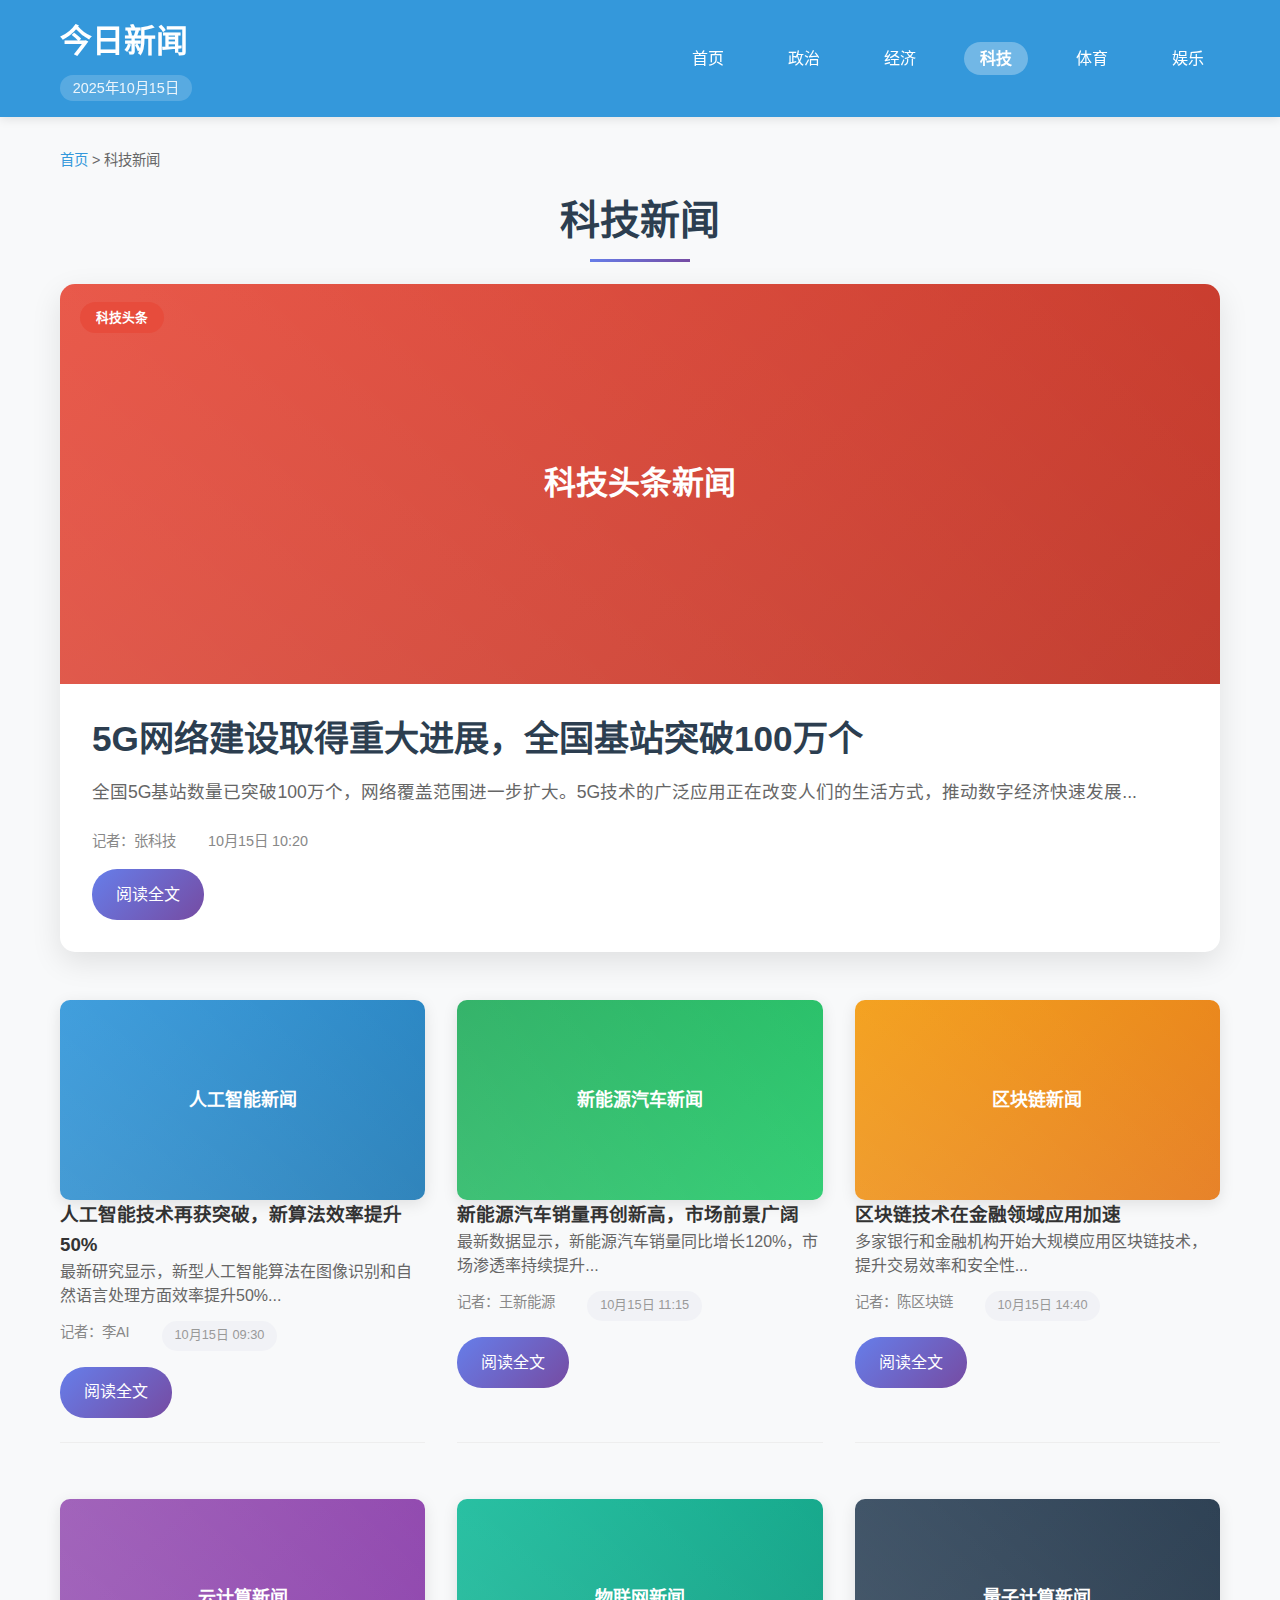
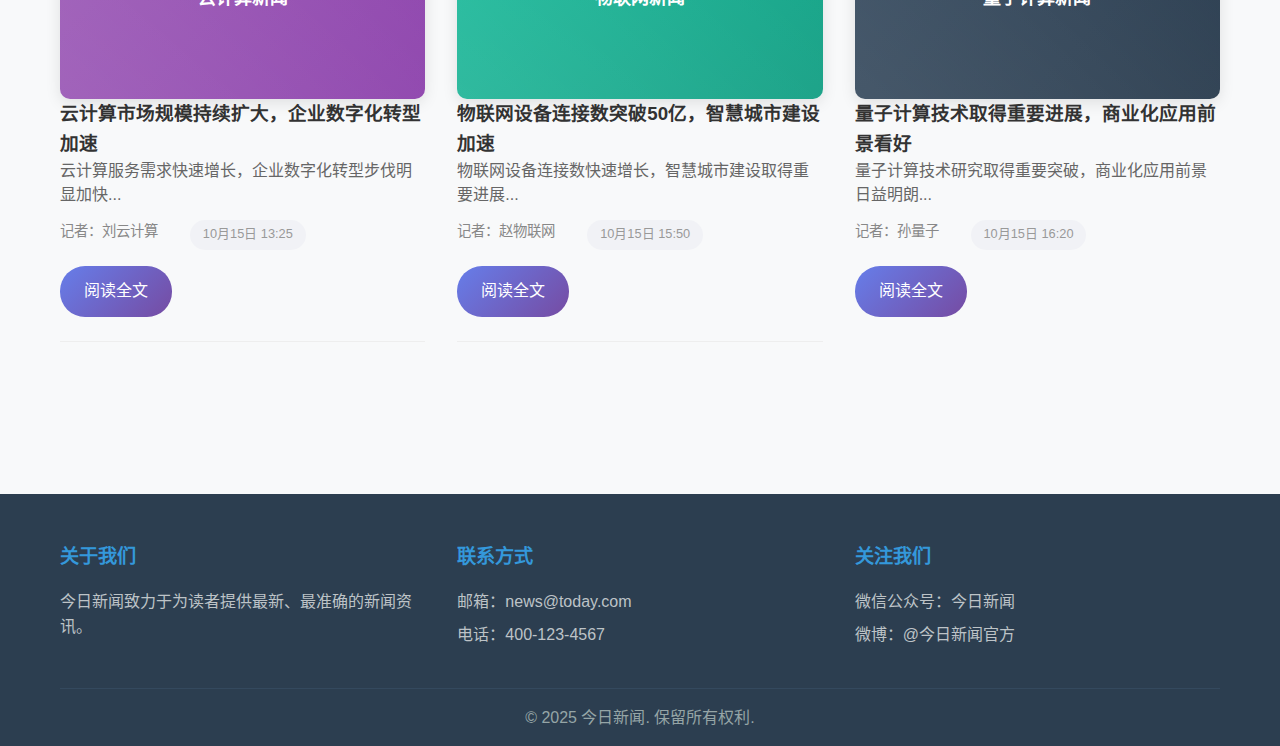
<file: html/technology.html>
<!DOCTYPE html>
<html lang="zh-CN">
<head>
    <meta charset="UTF-8">
    <meta name="viewport" content="width=device-width, initial-scale=1.0">
    <title>科技新闻 - 今日新闻</title>
    <link rel="stylesheet" href="style.css">
</head>
<body>
    <header class="header">
        <div class="container">
            <div class="logo">
                <h1>今日新闻</h1>
                <span class="date">2025年10月15日</span>
            </div>
            <nav class="nav">
                <ul>
                    <li><a href="index.html">首页</a></li>
                    <li><a href="politics.html">政治</a></li>
                    <li><a href="economy.html">经济</a></li>
                    <li><a href="technology.html" class="active">科技</a></li>
                    <li><a href="sports.html">体育</a></li>
                    <li><a href="entertainment.html">娱乐</a></li>
                </ul>
            </nav>
        </div>
    </header>

    <main class="main">
        <div class="container">
            <div class="breadcrumb">
                <a href="index.html">首页</a> > <span>科技新闻</span>
            </div>
            
            <h2 class="page-title">科技新闻</h2>
            
            <!-- 头条科技新闻 -->
            <section class="featured-news">
                <article class="hero-article">
                    <div class="hero-image">
                        <div class="hero-image-bg" style="background: linear-gradient(135deg, #e74c3c, #c0392b); display: flex; align-items: center; justify-content: center; color: white; font-size: 32px; font-weight: bold; height: 400px;">科技头条新闻</div>
                        <div class="hero-overlay">
                            <span class="category">科技头条</span>
                        </div>
                    </div>
                    <div class="hero-content">
                        <h2>5G网络建设取得重大进展，全国基站突破100万个</h2>
                        <p class="excerpt">全国5G基站数量已突破100万个，网络覆盖范围进一步扩大。5G技术的广泛应用正在改变人们的生活方式，推动数字经济快速发展...</p>
                        <div class="meta">
                            <span class="author">记者：张科技</span>
                            <span class="time">10月15日 10:20</span>
                        </div>
                        <a href="technology-detail.html" class="read-more">阅读全文</a>
                    </div>
                </article>
            </section>

            <!-- 科技新闻列表 -->
            <section class="news-list">
                <div class="news-grid">
                    <article class="news-item">
                        <div class="news-image-bg" style="background: linear-gradient(135deg, #3498db, #2980b9); display: flex; align-items: center; justify-content: center; color: white; font-size: 18px; font-weight: bold; height: 200px; border-radius: 10px;">人工智能新闻</div>
                        <div class="news-content">
                            <h3>人工智能技术再获突破，新算法效率提升50%</h3>
                            <p>最新研究显示，新型人工智能算法在图像识别和自然语言处理方面效率提升50%...</p>
                            <div class="meta">
                                <span class="author">记者：李AI</span>
                                <span class="time">10月15日 09:30</span>
                            </div>
                            <a href="technology-detail.html" class="read-more">阅读全文</a>
                        </div>
                    </article>

                    <article class="news-item">
                        <div class="news-image-bg" style="background: linear-gradient(135deg, #27ae60, #2ecc71); display: flex; align-items: center; justify-content: center; color: white; font-size: 18px; font-weight: bold; height: 200px; border-radius: 10px;">新能源汽车新闻</div>
                        <div class="news-content">
                            <h3>新能源汽车销量再创新高，市场前景广阔</h3>
                            <p>最新数据显示，新能源汽车销量同比增长120%，市场渗透率持续提升...</p>
                            <div class="meta">
                                <span class="author">记者：王新能源</span>
                                <span class="time">10月15日 11:15</span>
                            </div>
                            <a href="technology-detail.html" class="read-more">阅读全文</a>
                        </div>
                    </article>

                    <article class="news-item">
                        <div class="news-image-bg" style="background: linear-gradient(135deg, #f39c12, #e67e22); display: flex; align-items: center; justify-content: center; color: white; font-size: 18px; font-weight: bold; height: 200px; border-radius: 10px;">区块链新闻</div>
                        <div class="news-content">
                            <h3>区块链技术在金融领域应用加速</h3>
                            <p>多家银行和金融机构开始大规模应用区块链技术，提升交易效率和安全性...</p>
                            <div class="meta">
                                <span class="author">记者：陈区块链</span>
                                <span class="time">10月15日 14:40</span>
                            </div>
                            <a href="technology-detail.html" class="read-more">阅读全文</a>
                        </div>
                    </article>

                    <article class="news-item">
                        <div class="news-image-bg" style="background: linear-gradient(135deg, #9b59b6, #8e44ad); display: flex; align-items: center; justify-content: center; color: white; font-size: 18px; font-weight: bold; height: 200px; border-radius: 10px;">云计算新闻</div>
                        <div class="news-content">
                            <h3>云计算市场规模持续扩大，企业数字化转型加速</h3>
                            <p>云计算服务需求快速增长，企业数字化转型步伐明显加快...</p>
                            <div class="meta">
                                <span class="author">记者：刘云计算</span>
                                <span class="time">10月15日 13:25</span>
                            </div>
                            <a href="technology-detail.html" class="read-more">阅读全文</a>
                        </div>
                    </article>

                    <article class="news-item">
                        <div class="news-image-bg" style="background: linear-gradient(135deg, #1abc9c, #16a085); display: flex; align-items: center; justify-content: center; color: white; font-size: 18px; font-weight: bold; height: 200px; border-radius: 10px;">物联网新闻</div>
                        <div class="news-content">
                            <h3>物联网设备连接数突破50亿，智慧城市建设加速</h3>
                            <p>物联网设备连接数快速增长，智慧城市建设取得重要进展...</p>
                            <div class="meta">
                                <span class="author">记者：赵物联网</span>
                                <span class="time">10月15日 15:50</span>
                            </div>
                            <a href="technology-detail.html" class="read-more">阅读全文</a>
                        </div>
                    </article>

                    <article class="news-item">
                        <div class="news-image-bg" style="background: linear-gradient(135deg, #34495e, #2c3e50); display: flex; align-items: center; justify-content: center; color: white; font-size: 18px; font-weight: bold; height: 200px; border-radius: 10px;">量子计算新闻</div>
                        <div class="news-content">
                            <h3>量子计算技术取得重要进展，商业化应用前景看好</h3>
                            <p>量子计算技术研究取得重要突破，商业化应用前景日益明朗...</p>
                            <div class="meta">
                                <span class="author">记者：孙量子</span>
                                <span class="time">10月15日 16:20</span>
                            </div>
                            <a href="technology-detail.html" class="read-more">阅读全文</a>
                        </div>
                    </article>
                </div>
            </section>
        </div>
    </main>

    <footer class="footer">
        <div class="container">
            <div class="footer-content">
                <div class="footer-section">
                    <h4>关于我们</h4>
                    <p>今日新闻致力于为读者提供最新、最准确的新闻资讯。</p>
                </div>
                <div class="footer-section">
                    <h4>联系方式</h4>
                    <p>邮箱：news@today.com</p>
                    <p>电话：400-123-4567</p>
                </div>
                <div class="footer-section">
                    <h4>关注我们</h4>
                    <p>微信公众号：今日新闻</p>
                    <p>微博：@今日新闻官方</p>
                </div>
            </div>
            <div class="footer-bottom">
                <p>&copy; 2025 今日新闻. 保留所有权利.</p>
            </div>
        </div>
    </footer>
</body>
</html>
</file>
<file: html/style.css>
/* 重置样式 */
* {
    margin: 0;
    padding: 0;
    box-sizing: border-box;
}

body {
    font-family: 'Microsoft YaHei', 'PingFang SC', 'Helvetica Neue', Arial, sans-serif;
    line-height: 1.6;
    color: #333;
    background-color: #f8f9fa;
}

.container {
    max-width: 1200px;
    margin: 0 auto;
    padding: 0 20px;
}

/* 头部样式 */
.header {
    background: #3498db;
    color: white;
    padding: 1rem 0;
    box-shadow: 0 2px 10px rgba(0,0,0,0.1);
    position: sticky;
    top: 0;
    z-index: 100;
}

.header .container {
    display: flex;
    justify-content: space-between;
    align-items: center;
    flex-wrap: wrap;
}

.logo h1 {
    font-size: 2rem;
    font-weight: bold;
    margin-bottom: 0.5rem;
}

.logo .date {
    font-size: 0.9rem;
    opacity: 0.9;
    background: rgba(255,255,255,0.2);
    padding: 0.3rem 0.8rem;
    border-radius: 20px;
}

.nav ul {
    display: flex;
    list-style: none;
    gap: 2rem;
}

.nav a {
    color: white;
    text-decoration: none;
    font-weight: 500;
    padding: 0.5rem 1rem;
    border-radius: 25px;
    transition: all 0.3s ease;
}

.nav a:hover {
    background: rgba(255,255,255,0.2);
    transform: translateY(-2px);
}

/* 主要内容区域 */
.main {
    padding: 2rem 0;
}

/* 头条新闻样式 */
.featured-news {
    margin-bottom: 3rem;
}

.hero-article {
    background: white;
    border-radius: 15px;
    overflow: hidden;
    box-shadow: 0 10px 30px rgba(0,0,0,0.1);
    transition: transform 0.3s ease;
}

.hero-article:hover {
    transform: translateY(-5px);
}

.hero-image {
    position: relative;
    height: 400px;
    overflow: hidden;
}

.hero-image img {
    width: 100%;
    height: 100%;
    object-fit: cover;
    transition: transform 0.3s ease;
    image-rendering: -webkit-optimize-contrast;
    image-rendering: crisp-edges;
    backface-visibility: hidden;
    transform: translateZ(0);
}

.hero-article:hover .hero-image img {
    transform: scale(1.05);
}

.hero-overlay {
    position: absolute;
    top: 20px;
    left: 20px;
}

.category {
    background: #e74c3c;
    color: white;
    padding: 0.5rem 1rem;
    border-radius: 25px;
    font-size: 0.8rem;
    font-weight: bold;
    text-transform: uppercase;
}

.hero-content {
    padding: 2rem;
}

.hero-content h2 {
    font-size: 2.2rem;
    color: #2c3e50;
    margin-bottom: 1rem;
    line-height: 1.3;
}

.hero-content h2 a {
    color: inherit;
    text-decoration: none;
    transition: color 0.3s ease;
}

.hero-content h2 a:hover {
    color: #3498db;
}

.excerpt {
    font-size: 1.1rem;
    color: #666;
    margin-bottom: 1.5rem;
    line-height: 1.6;
}

.meta {
    display: flex;
    gap: 2rem;
    color: #888;
    font-size: 0.9rem;
}

/* 新闻网格样式 */
.news-grid {
    display: grid;
    grid-template-columns: repeat(auto-fit, minmax(350px, 1fr));
    gap: 2rem;
    margin-bottom: 3rem;
}

.section-title {
    font-size: 1.5rem;
    color: #2c3e50;
    margin-bottom: 1.5rem;
    padding-bottom: 0.5rem;
    border-bottom: 3px solid #3498db;
    position: relative;
}

.section-title::after {
    content: '';
    position: absolute;
    bottom: -3px;
    left: 0;
    width: 50px;
    height: 3px;
    background: #e74c3c;
}

.news-column {
    background: white;
    padding: 1.5rem;
    border-radius: 15px;
    box-shadow: 0 5px 15px rgba(0,0,0,0.08);
    transition: transform 0.3s ease;
}

.news-column:hover {
    transform: translateY(-3px);
}

.news-item {
    margin-bottom: 1.5rem;
    padding-bottom: 1.5rem;
    border-bottom: 1px solid #eee;
    transition: all 0.3s ease;
}

.news-item:last-child {
    margin-bottom: 0;
    padding-bottom: 0;
    border-bottom: none;
}

.news-item:hover {
    background: #f8f9fa;
    padding: 1rem;
    margin: 0 -1rem 1.5rem -1rem;
    border-radius: 10px;
}

.news-item img {
    width: 100%;
    height: 200px;
    object-fit: cover;
    border-radius: 10px;
    margin-bottom: 1rem;
    transition: transform 0.3s ease;
    image-rendering: -webkit-optimize-contrast;
    image-rendering: crisp-edges;
    backface-visibility: hidden;
    transform: translateZ(0);
    filter: brightness(1.1) contrast(1.05) saturate(1.1);
}

.news-item:hover img {
    transform: scale(1.02);
}

.news-content h4 {
    font-size: 1.2rem;
    color: #2c3e50;
    margin-bottom: 0.8rem;
    line-height: 1.4;
    transition: color 0.3s ease;
}

.news-content h4 a {
    color: inherit;
    text-decoration: none;
    transition: color 0.3s ease;
}

.news-content h4 a:hover {
    color: #3498db;
}

.news-item:hover .news-content h4 {
    color: #3498db;
}

.news-content p {
    color: #666;
    margin-bottom: 0.8rem;
    line-height: 1.5;
}

.news-content .time {
    font-size: 0.8rem;
    color: #999;
    background: #f1f2f6;
    padding: 0.3rem 0.8rem;
    border-radius: 15px;
}

/* 热门新闻样式 */
.trending-news {
    background: white;
    padding: 2rem;
    border-radius: 15px;
    box-shadow: 0 5px 15px rgba(0,0,0,0.08);
    margin-bottom: 2rem;
}

.trending-list {
    display: flex;
    flex-direction: column;
    gap: 1rem;
}

.trending-item {
    display: flex;
    align-items: center;
    gap: 1rem;
    padding: 1rem;
    border-radius: 10px;
    transition: all 0.3s ease;
    cursor: pointer;
}

.trending-item:hover {
    background: #f8f9fa;
    transform: translateX(5px);
}

.rank {
    background: linear-gradient(135deg, #667eea, #764ba2);
    color: white;
    width: 30px;
    height: 30px;
    border-radius: 50%;
    display: flex;
    align-items: center;
    justify-content: center;
    font-weight: bold;
    font-size: 0.9rem;
    flex-shrink: 0;
}

.trending-item h4 {
    flex: 1;
    color: #2c3e50;
    font-size: 1rem;
    line-height: 1.4;
}

.trending-item h4 a {
    color: inherit;
    text-decoration: none;
    transition: color 0.3s ease;
}

.trending-item h4 a:hover {
    color: #3498db;
}

.trending-item .time {
    font-size: 0.8rem;
    color: #999;
    white-space: nowrap;
}

/* 页脚样式 */
.footer {
    background: #2c3e50;
    color: white;
    padding: 3rem 0 1rem;
    margin-top: 3rem;
}

.footer-content {
    display: grid;
    grid-template-columns: repeat(auto-fit, minmax(250px, 1fr));
    gap: 2rem;
    margin-bottom: 2rem;
}

.footer-section h4 {
    color: #3498db;
    margin-bottom: 1rem;
    font-size: 1.2rem;
}

.footer-section p {
    margin-bottom: 0.5rem;
    color: #bdc3c7;
    line-height: 1.6;
}

.footer-bottom {
    border-top: 1px solid #34495e;
    padding-top: 1rem;
    text-align: center;
    color: #95a5a6;
}

/* 面包屑导航 */
.breadcrumb {
    margin-bottom: 1rem;
    color: #666;
    font-size: 0.9rem;
}

.breadcrumb a {
    color: #3498db;
    text-decoration: none;
}

.breadcrumb a:hover {
    text-decoration: underline;
}

/* 页面标题 */
.page-title {
    font-size: 2.5rem;
    color: #2c3e50;
    margin-bottom: 2rem;
    text-align: center;
    position: relative;
}

.page-title::after {
    content: '';
    position: absolute;
    bottom: -10px;
    left: 50%;
    transform: translateX(-50%);
    width: 100px;
    height: 3px;
    background: linear-gradient(135deg, #667eea, #764ba2);
}

/* 导航激活状态 */
.nav a.active {
    background: rgba(255,255,255,0.3);
    font-weight: bold;
}

/* 阅读更多按钮 */
.read-more {
    display: inline-block;
    background: linear-gradient(135deg, #667eea, #764ba2);
    color: white;
    padding: 0.8rem 1.5rem;
    border-radius: 25px;
    text-decoration: none;
    font-weight: 500;
    transition: all 0.3s ease;
    margin-top: 1rem;
}

.read-more:hover {
    transform: translateY(-2px);
    box-shadow: 0 5px 15px rgba(102, 126, 234, 0.4);
}

/* 新闻详情页样式 */
.news-detail {
    background: white;
    border-radius: 15px;
    padding: 2rem;
    box-shadow: 0 10px 30px rgba(0,0,0,0.1);
    margin-bottom: 2rem;
}

.article-header {
    margin-bottom: 2rem;
    padding-bottom: 1.5rem;
    border-bottom: 2px solid #f1f2f6;
}

.article-meta {
    display: flex;
    gap: 1rem;
    margin-bottom: 1rem;
}

.article-meta .category {
    background: #e74c3c;
    color: white;
    padding: 0.3rem 0.8rem;
    border-radius: 15px;
    font-size: 0.8rem;
    font-weight: bold;
}

.article-meta .publish-time {
    color: #666;
    font-size: 0.9rem;
}

.article-title {
    font-size: 2.5rem;
    color: #2c3e50;
    line-height: 1.3;
    margin-bottom: 1rem;
}

.article-info {
    display: flex;
    gap: 2rem;
    color: #666;
    font-size: 0.9rem;
}

.article-image {
    margin: 2rem 0;
    text-align: center;
}

.article-image img {
    width: 100%;
    max-width: 800px;
    height: auto;
    border-radius: 10px;
    box-shadow: 0 5px 15px rgba(0,0,0,0.1);
}

.image-caption {
    margin-top: 0.5rem;
    color: #666;
    font-size: 0.9rem;
    font-style: italic;
}

.article-content {
    line-height: 1.8;
    color: #333;
}

.article-content h2 {
    color: #2c3e50;
    margin: 2rem 0 1rem;
    font-size: 1.8rem;
    border-left: 4px solid #3498db;
    padding-left: 1rem;
}

.article-content h3 {
    color: #34495e;
    margin: 1.5rem 0 0.8rem;
    font-size: 1.4rem;
}

.article-content p {
    margin-bottom: 1.2rem;
    text-align: justify;
}

.lead {
    font-size: 1.2rem;
    color: #2c3e50;
    font-weight: 500;
    background: #f8f9fa;
    padding: 1.5rem;
    border-radius: 10px;
    border-left: 4px solid #3498db;
    margin-bottom: 2rem;
}

blockquote {
    background: #f8f9fa;
    border-left: 4px solid #e74c3c;
    padding: 1.5rem;
    margin: 1.5rem 0;
    border-radius: 0 10px 10px 0;
    font-style: italic;
    color: #555;
}

.article-content ul, .article-content ol {
    margin: 1rem 0;
    padding-left: 2rem;
}

.article-content li {
    margin-bottom: 0.5rem;
}

.related-news {
    background: #f8f9fa;
    padding: 1.5rem;
    border-radius: 10px;
    margin: 2rem 0;
}

.related-news h3 {
    color: #2c3e50;
    margin-bottom: 1rem;
}

.related-news ul {
    list-style: none;
    padding: 0;
}

.related-news li {
    margin-bottom: 0.8rem;
}

.related-news a {
    color: #3498db;
    text-decoration: none;
    transition: color 0.3s ease;
}

.related-news a:hover {
    color: #2980b9;
    text-decoration: underline;
}

.article-tags {
    margin: 2rem 0;
    padding-top: 1.5rem;
    border-top: 1px solid #eee;
}

.tag-label {
    color: #666;
    margin-right: 0.5rem;
}

.tag {
    display: inline-block;
    background: #ecf0f1;
    color: #2c3e50;
    padding: 0.3rem 0.8rem;
    border-radius: 15px;
    text-decoration: none;
    font-size: 0.8rem;
    margin-right: 0.5rem;
    margin-bottom: 0.5rem;
    transition: all 0.3s ease;
}

.tag:hover {
    background: #3498db;
    color: white;
}

.article-actions {
    display: flex;
    gap: 1rem;
    margin: 2rem 0;
    padding-top: 1.5rem;
    border-top: 1px solid #eee;
}

.action-btn {
    background: #f8f9fa;
    border: 1px solid #ddd;
    padding: 0.8rem 1.5rem;
    border-radius: 25px;
    cursor: pointer;
    transition: all 0.3s ease;
    font-size: 0.9rem;
}

.action-btn:hover {
    background: #3498db;
    color: white;
    border-color: #3498db;
}

/* 评论区样式 */
.comments-section {
    background: white;
    border-radius: 15px;
    padding: 2rem;
    box-shadow: 0 5px 15px rgba(0,0,0,0.08);
    margin-bottom: 2rem;
}

.comments-section h3 {
    color: #2c3e50;
    margin-bottom: 1.5rem;
    font-size: 1.5rem;
}

.comment-form {
    margin-bottom: 2rem;
    padding-bottom: 2rem;
    border-bottom: 1px solid #eee;
}

.comment-form textarea {
    width: 100%;
    padding: 1rem;
    border: 1px solid #ddd;
    border-radius: 10px;
    resize: vertical;
    font-family: inherit;
    margin-bottom: 1rem;
}

.submit-comment {
    background: linear-gradient(135deg, #667eea, #764ba2);
    color: white;
    border: none;
    padding: 0.8rem 2rem;
    border-radius: 25px;
    cursor: pointer;
    font-weight: 500;
    transition: all 0.3s ease;
}

.submit-comment:hover {
    transform: translateY(-2px);
    box-shadow: 0 5px 15px rgba(102, 126, 234, 0.4);
}

.comments-list {
    display: flex;
    flex-direction: column;
    gap: 1.5rem;
}

.comment {
    display: flex;
    gap: 1rem;
    padding: 1rem;
    background: #f8f9fa;
    border-radius: 10px;
    transition: all 0.3s ease;
}

.comment:hover {
    background: #ecf0f1;
}

.comment-avatar img {
    width: 40px;
    height: 40px;
    border-radius: 50%;
}

.comment-content {
    flex: 1;
}

.comment-header {
    display: flex;
    gap: 1rem;
    margin-bottom: 0.5rem;
}

.comment-author {
    font-weight: bold;
    color: #2c3e50;
}

.comment-time {
    color: #666;
    font-size: 0.8rem;
}

.comment-text {
    color: #333;
    line-height: 1.6;
    margin-bottom: 0.8rem;
}

.comment-actions {
    display: flex;
    gap: 1rem;
}

.comment-like, .comment-reply {
    background: none;
    border: none;
    color: #666;
    cursor: pointer;
    font-size: 0.8rem;
    transition: color 0.3s ease;
}

.comment-like:hover, .comment-reply:hover {
    color: #3498db;
}

/* 响应式设计 */
@media (max-width: 768px) {
    .header .container {
        flex-direction: column;
        gap: 1rem;
    }
    
    .nav ul {
        flex-wrap: wrap;
        justify-content: center;
        gap: 1rem;
    }
    
    .hero-content h2 {
        font-size: 1.8rem;
    }
    
    .news-grid {
        grid-template-columns: 1fr;
    }
    
    .trending-item {
        flex-direction: column;
        align-items: flex-start;
        gap: 0.5rem;
    }
    
    .trending-item .time {
        align-self: flex-end;
    }
}

@media (max-width: 480px) {
    .container {
        padding: 0 15px;
    }
    
    .hero-content {
        padding: 1.5rem;
    }
    
    .hero-content h2 {
        font-size: 1.5rem;
    }
    
    .news-column {
        padding: 1rem;
    }
    
    .trending-news {
        padding: 1.5rem;
    }
}

/* 颜色背景样式 */
.hero-image-bg, .news-image-bg, .article-image-bg {
    position: relative;
    overflow: hidden;
    transition: all 0.3s ease;
    box-shadow: 0 4px 15px rgba(0,0,0,0.1);
}

.hero-image-bg:hover, .news-image-bg:hover, .article-image-bg:hover {
    transform: translateY(-2px);
    box-shadow: 0 8px 25px rgba(0,0,0,0.15);
}

.hero-image-bg::before, .news-image-bg::before, .article-image-bg::before {
    content: '';
    position: absolute;
    top: 0;
    left: 0;
    right: 0;
    bottom: 0;
    background: linear-gradient(45deg, rgba(255,255,255,0.1), transparent);
    pointer-events: none;
}

/* 动画效果 */
@keyframes fadeInUp {
    from {
        opacity: 0;
        transform: translateY(30px);
    }
    to {
        opacity: 1;
        transform: translateY(0);
    }
}

.news-item,
.trending-item {
    animation: fadeInUp 0.6s ease forwards;
}

.news-item:nth-child(2) { animation-delay: 0.1s; }
.news-item:nth-child(3) { animation-delay: 0.2s; }
.trending-item:nth-child(2) { animation-delay: 0.1s; }
.trending-item:nth-child(3) { animation-delay: 0.2s; }
.trending-item:nth-child(4) { animation-delay: 0.3s; }
.trending-item:nth-child(5) { animation-delay: 0.4s; }
</file>
